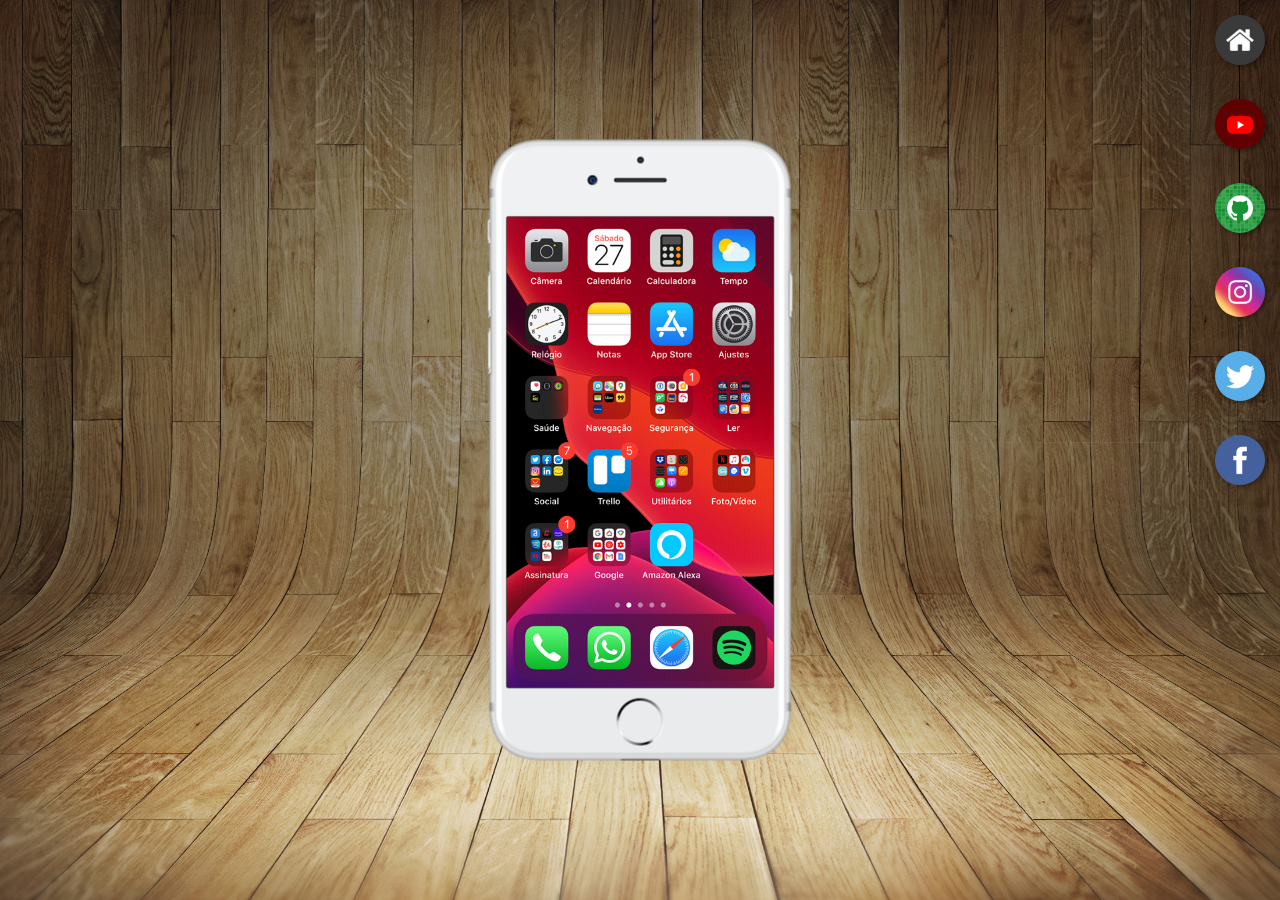
<file: index.html>
<!DOCTYPE html>
<html lang="pt-br">
<head>
    <meta charset="UTF-8">
    <meta http-equiv="X-UA-Compatible" content="IE=edge">
    <meta name="viewport" content="width=device-width, initial-scale=1.0">
    <link rel="shortcut icon" href="favicon.ico" type="image/x-icon">
    <link rel="stylesheet" href="estilos/style.css">
    <title>Projeto Redes Sociais</title>
</head>
<body>
    <main>
        <section id="telefone">
            <iframe src="home.html" name="tela" id="tela" frameborder="0">
                Seu navegador não é compatível com isso.
            </iframe>
        </section>
        <section id="redes-sociais">
            <a href="home.html" target="tela"><img src="imagens/logo-home.jpg" alt=""></a><br>
            <a href="youtube.html" target="tela"><img src="imagens/logo-youtube.jpg" alt=""></a><br>
            <a href="github.html" target="tela"><img src="imagens/logo-github.jpg" alt=""></a><br>
            <a href="instagram.html" target="tela"><img src="imagens/logo-instagram.jpg" alt=""></a><br>
            <a href="twitter.html" target="tela"><img src="imagens/logo-twitter.jpg" alt=""></a><br>
            <a href="facebook.html" target="tela"><img src="imagens/logo-facebook.jpg" alt=""></a>
        </section>
    </main>
</body>
</html>
</file>
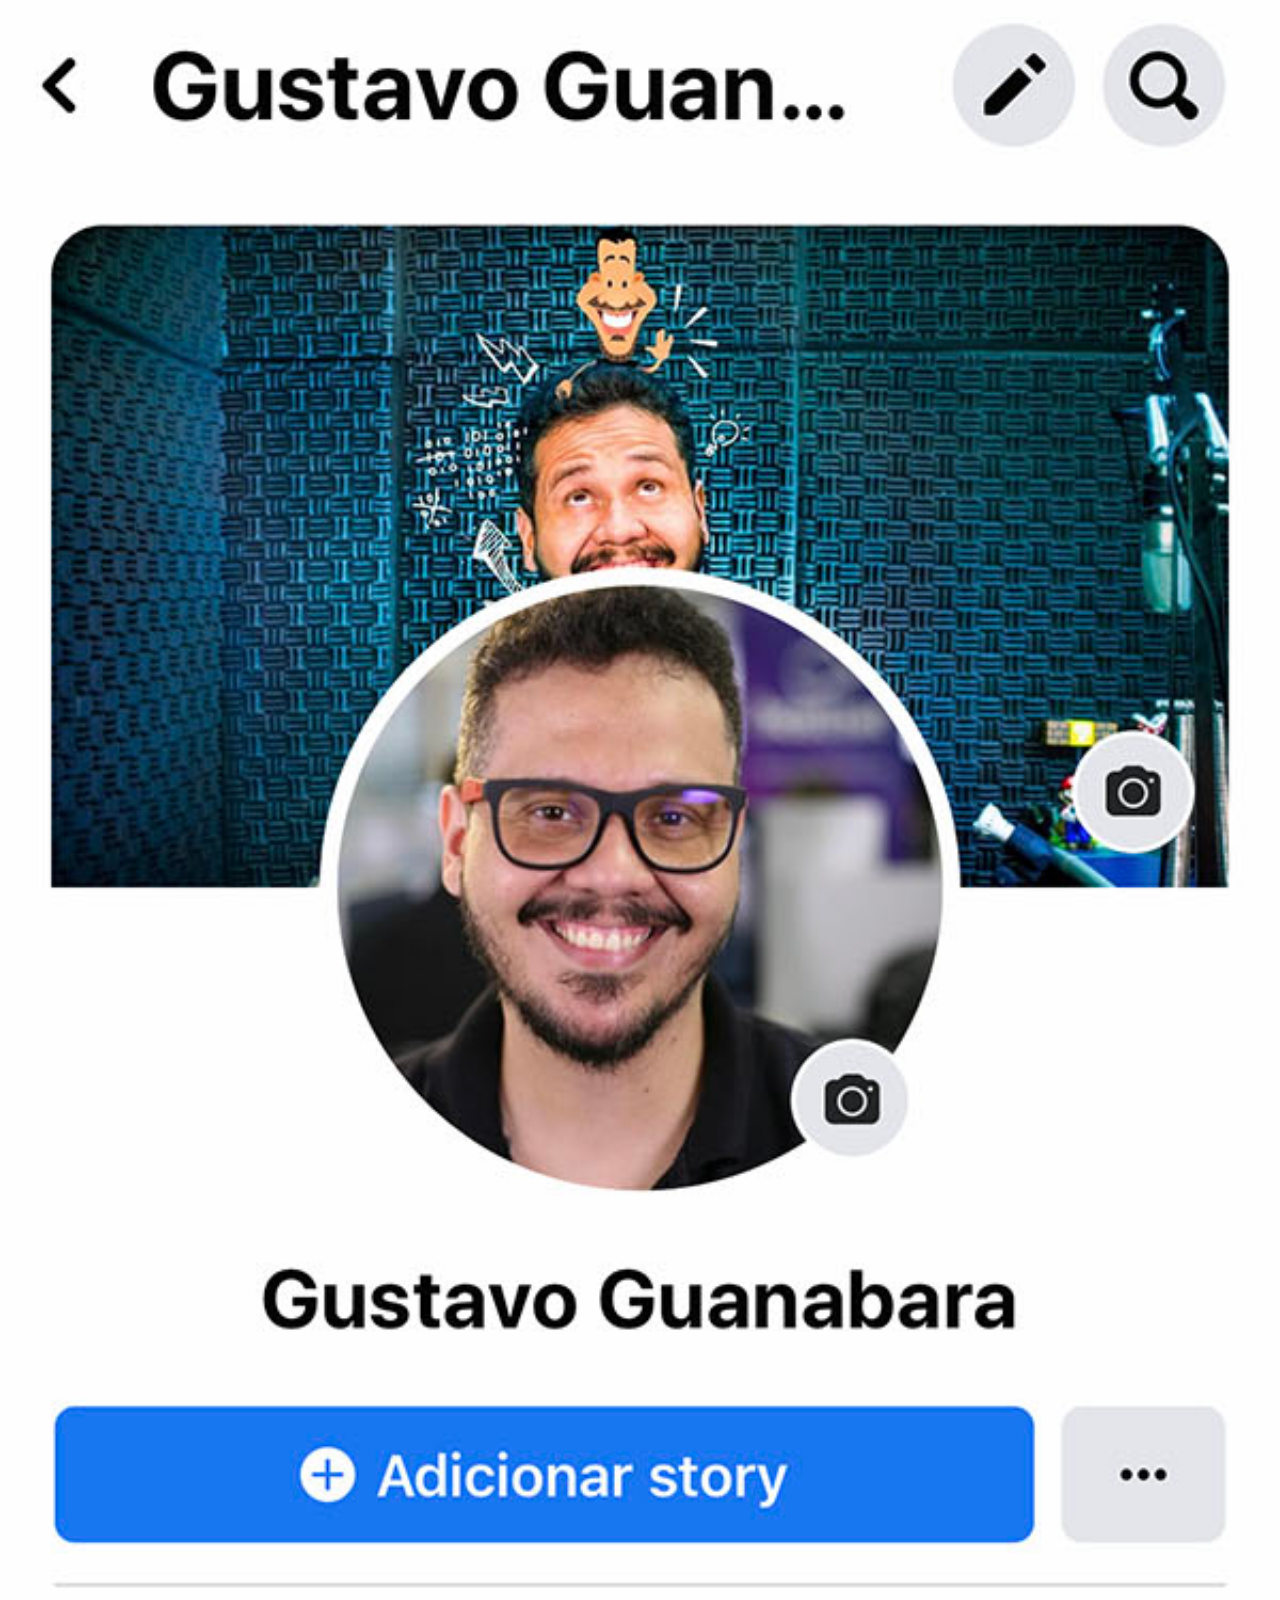
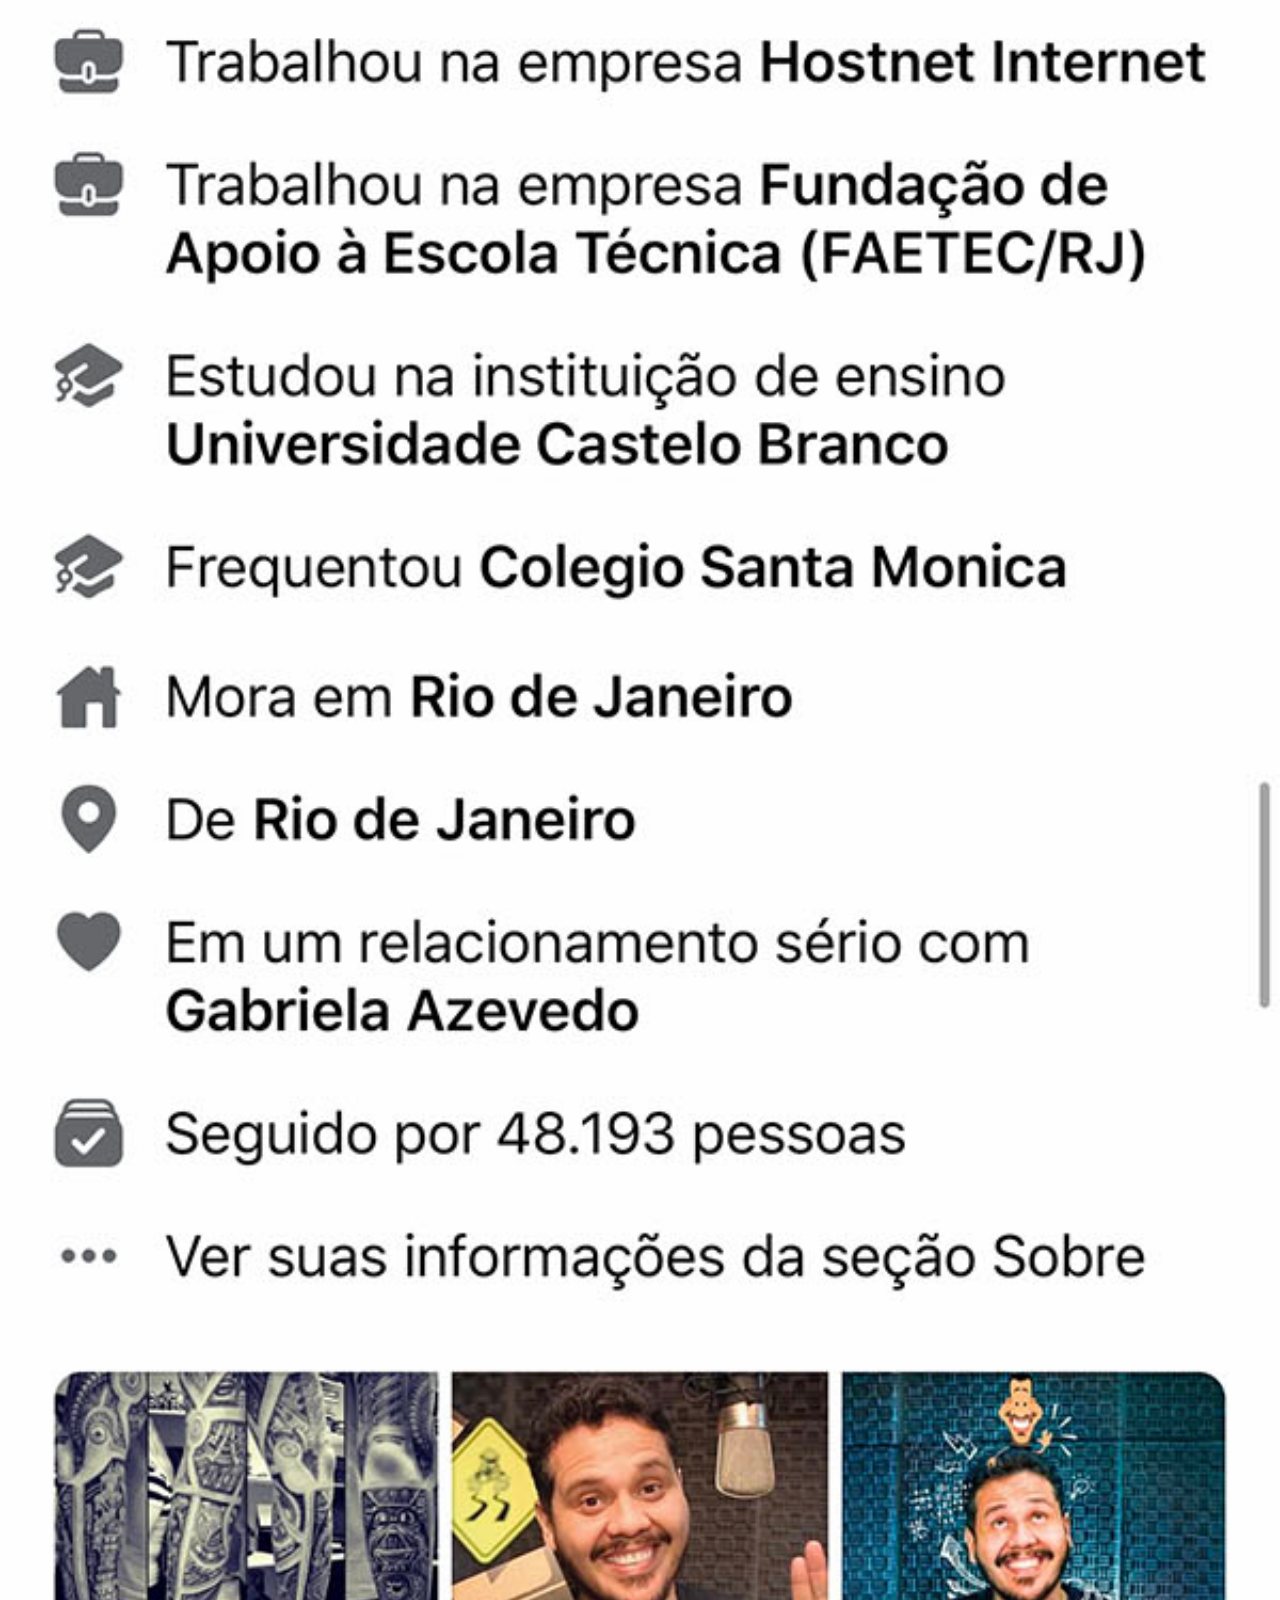
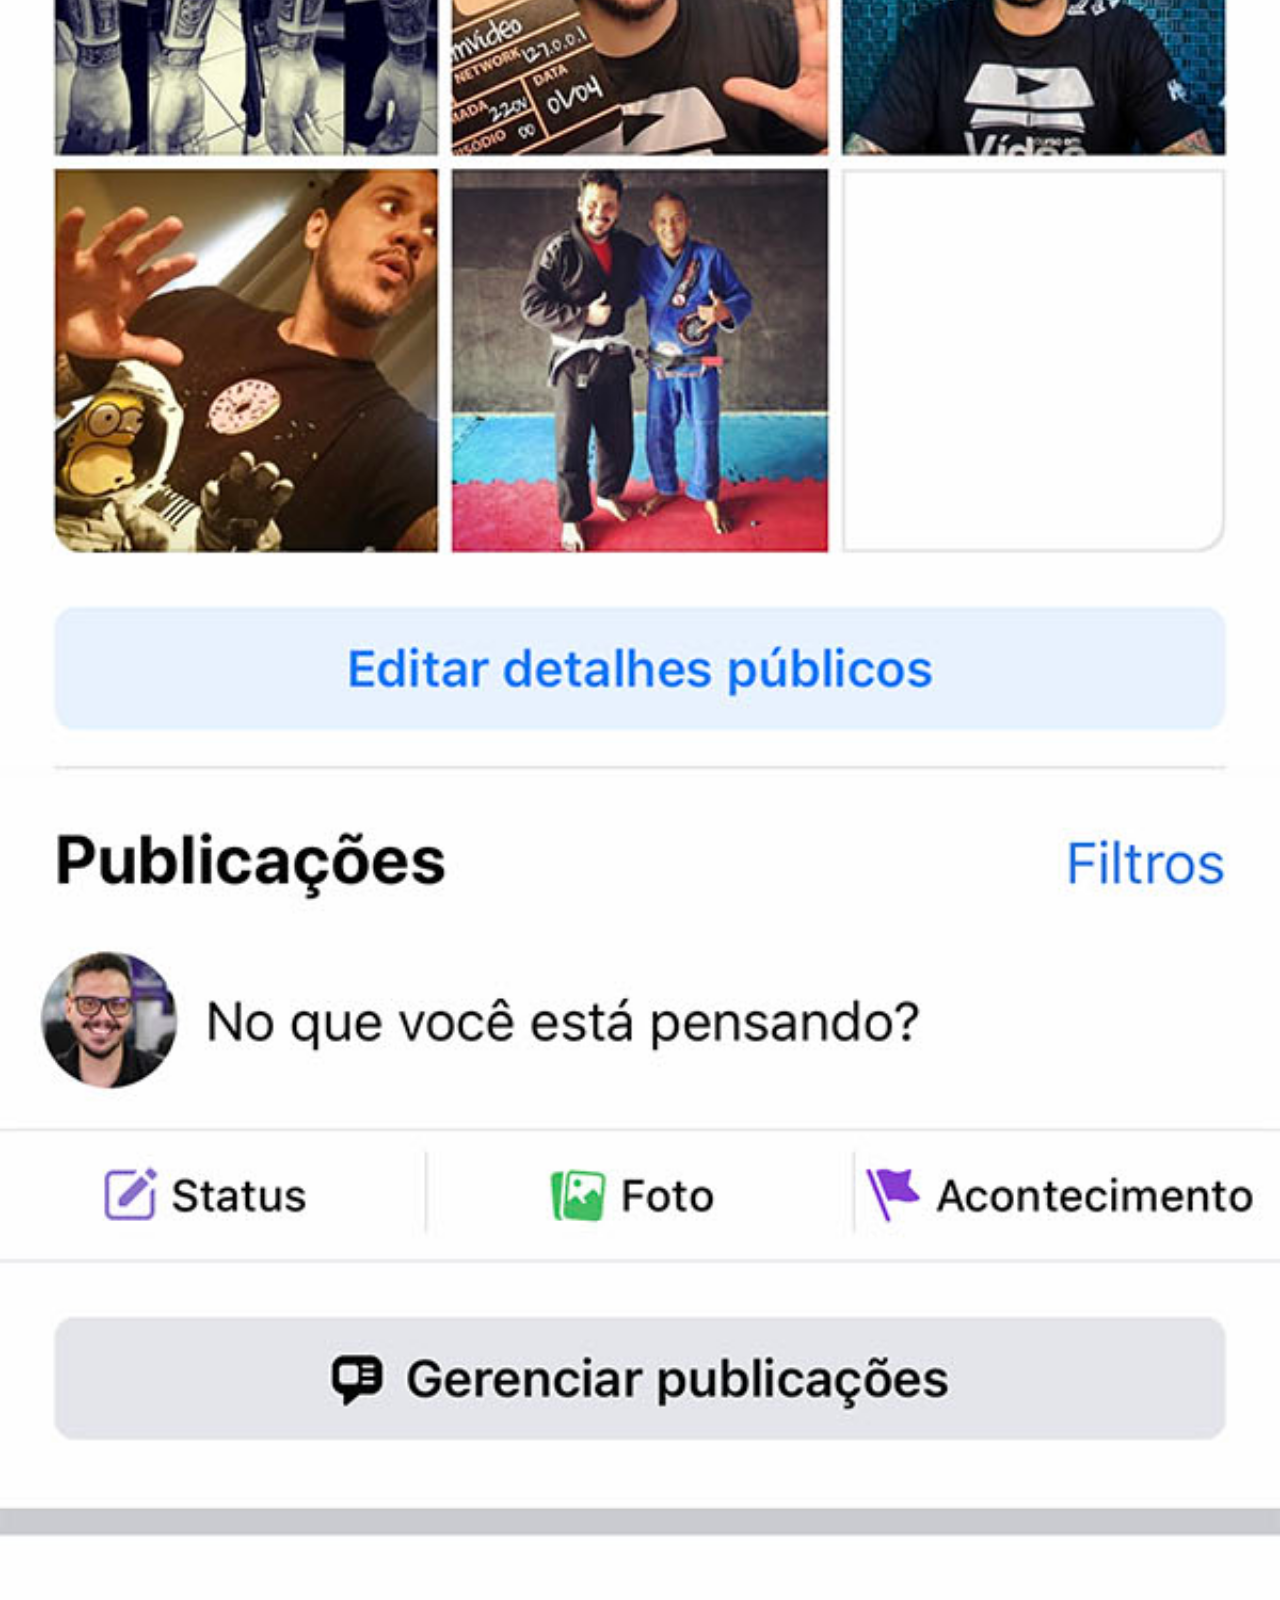
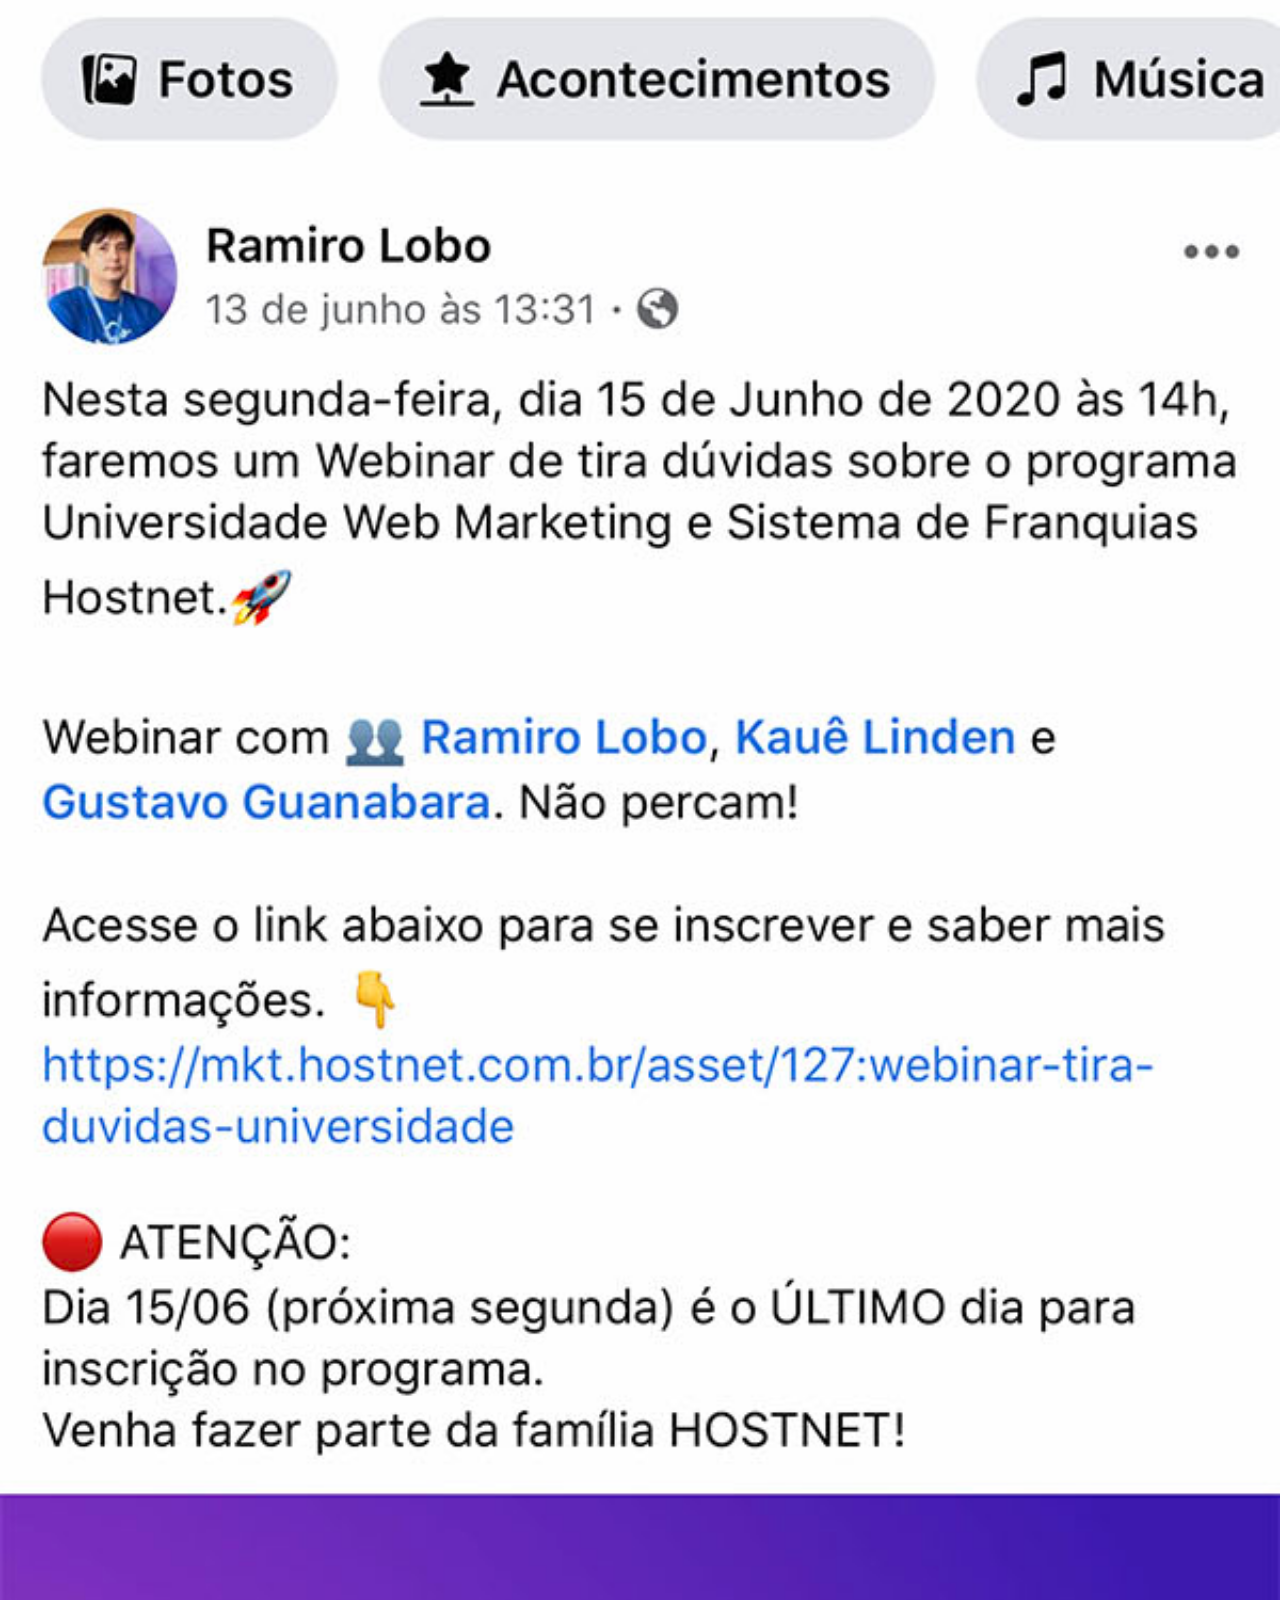
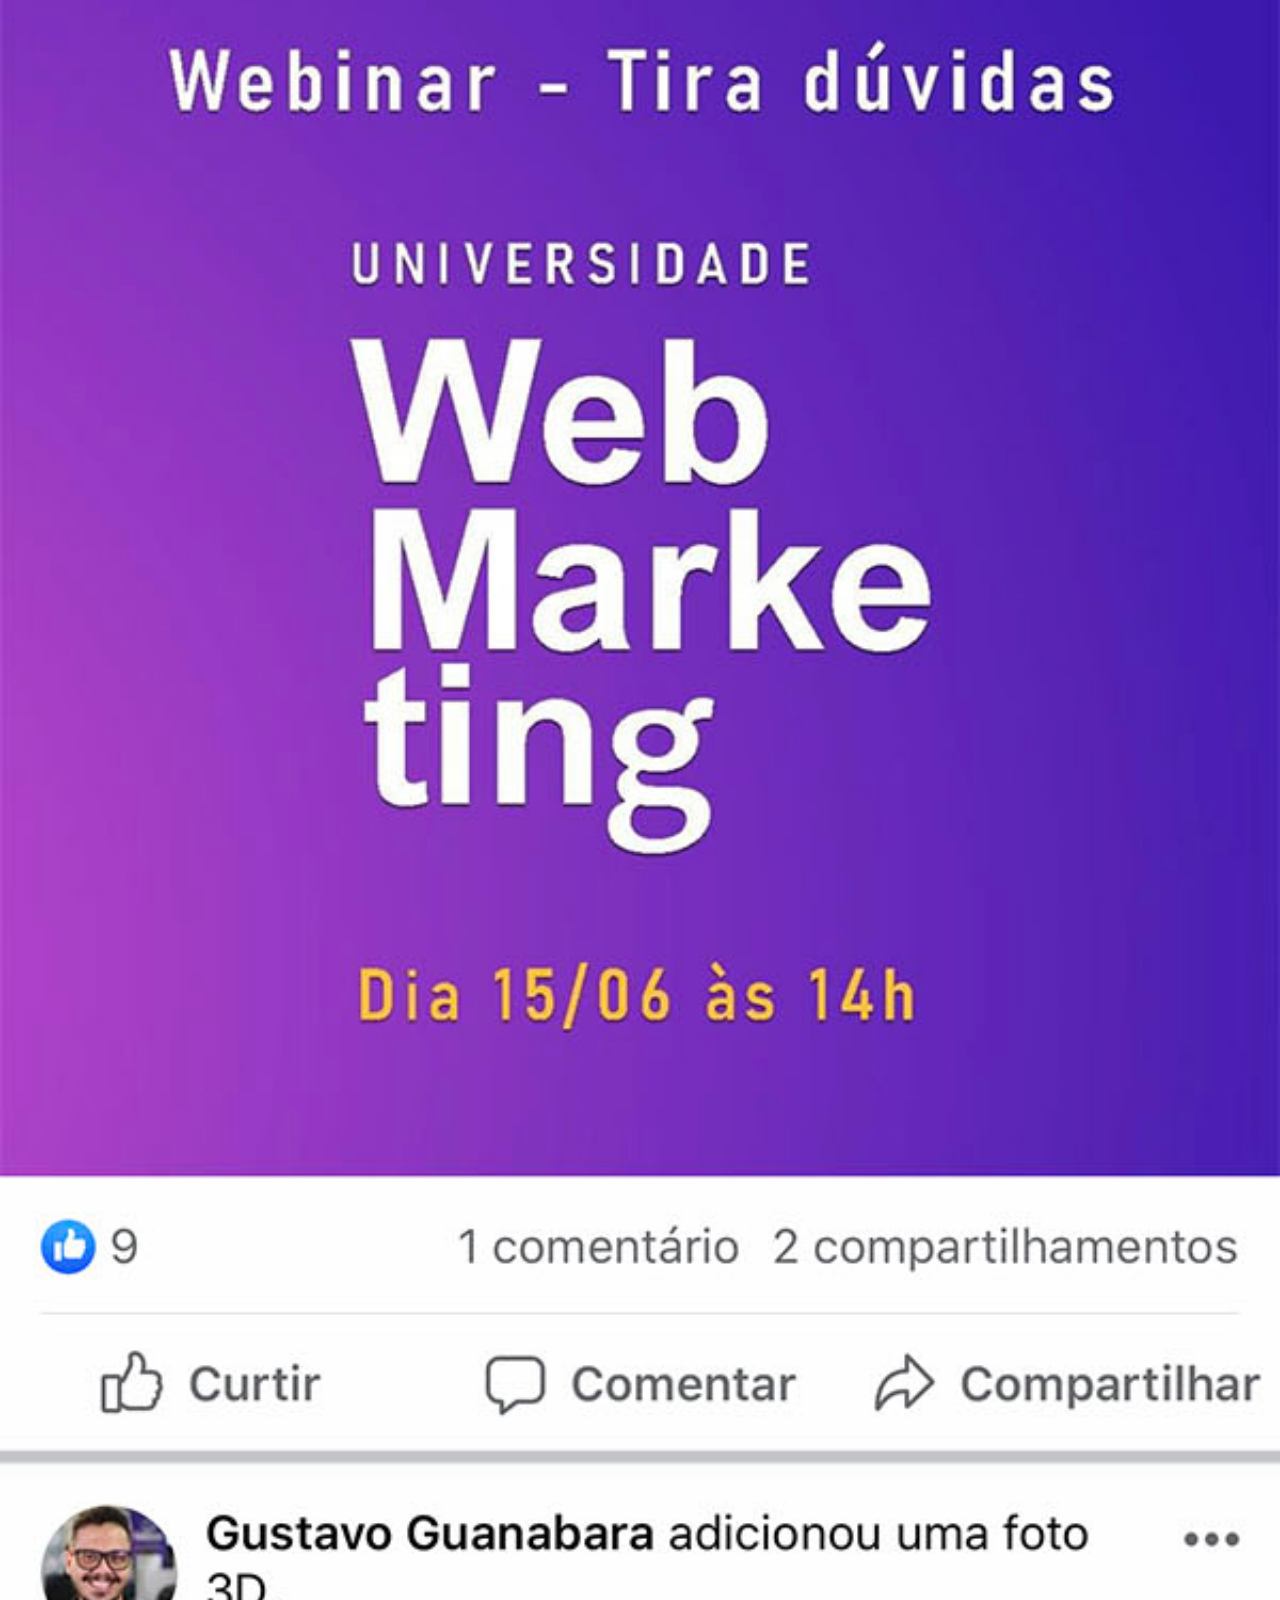
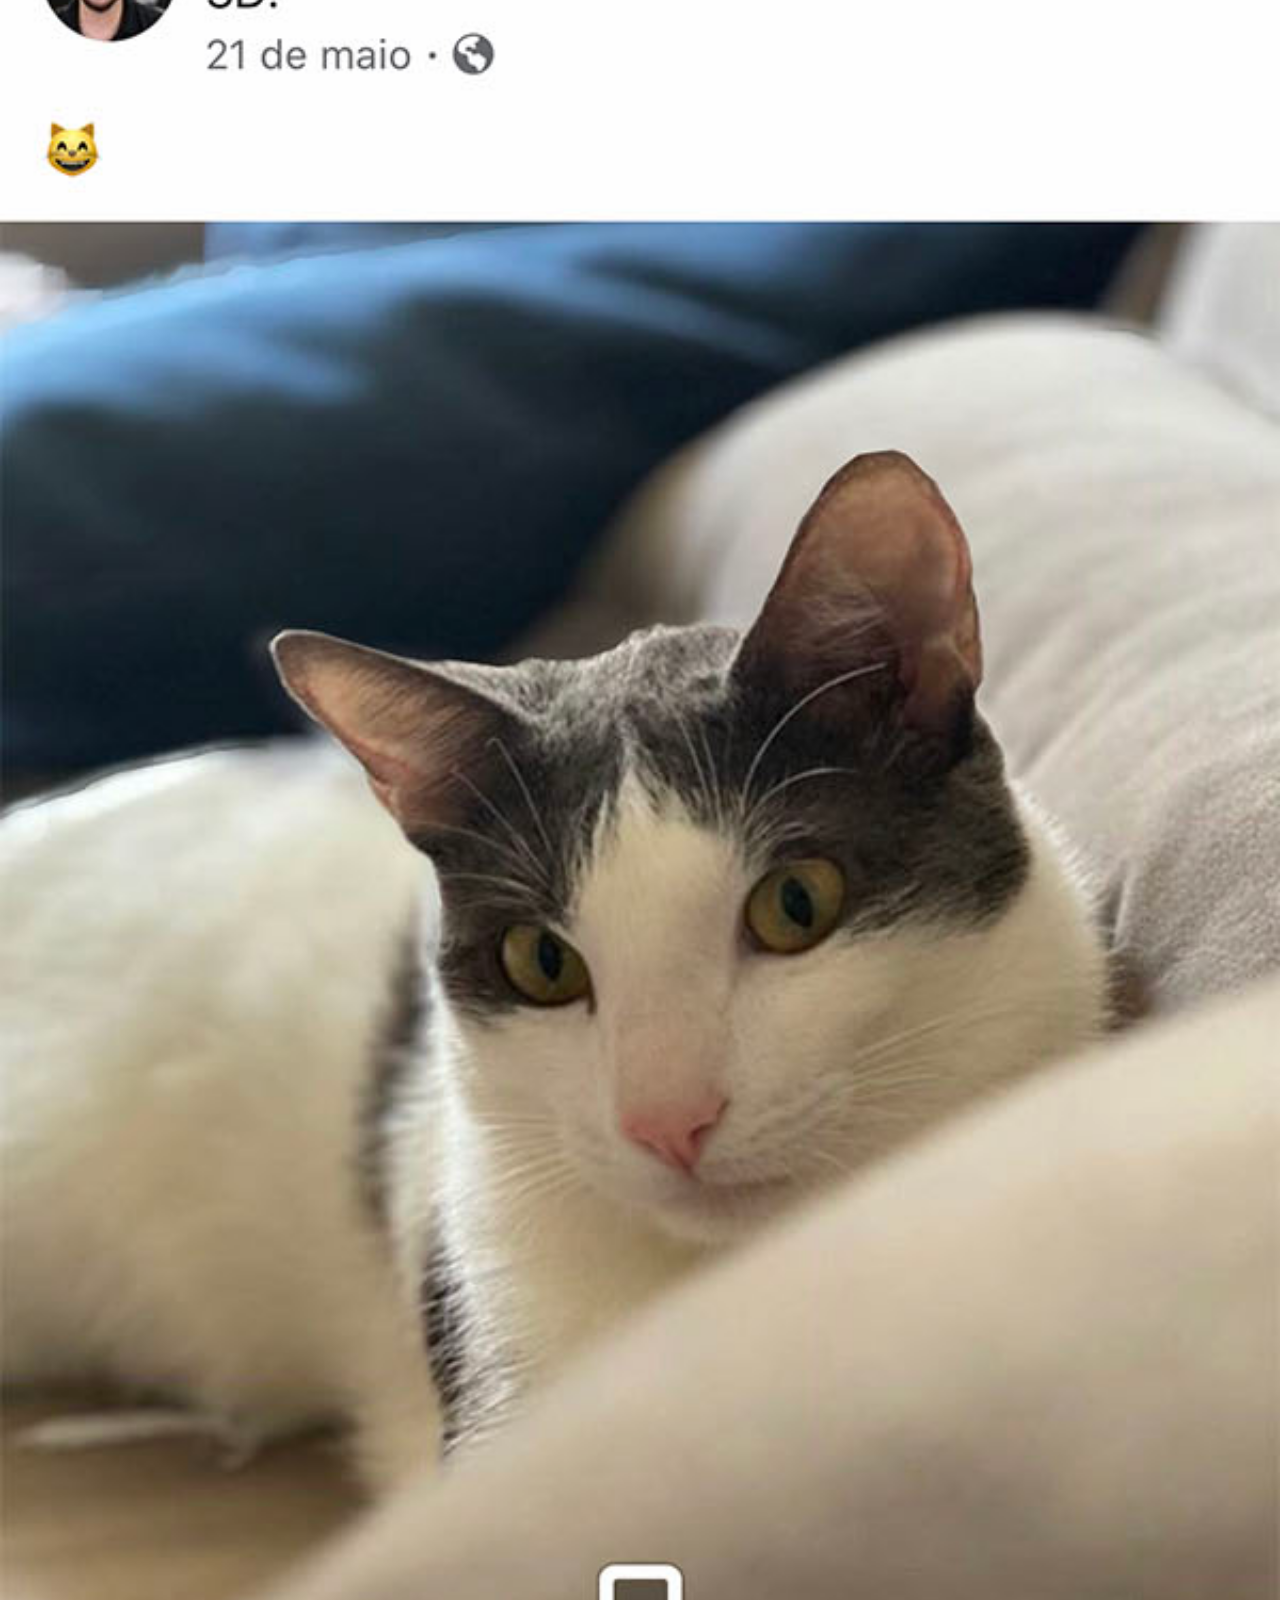
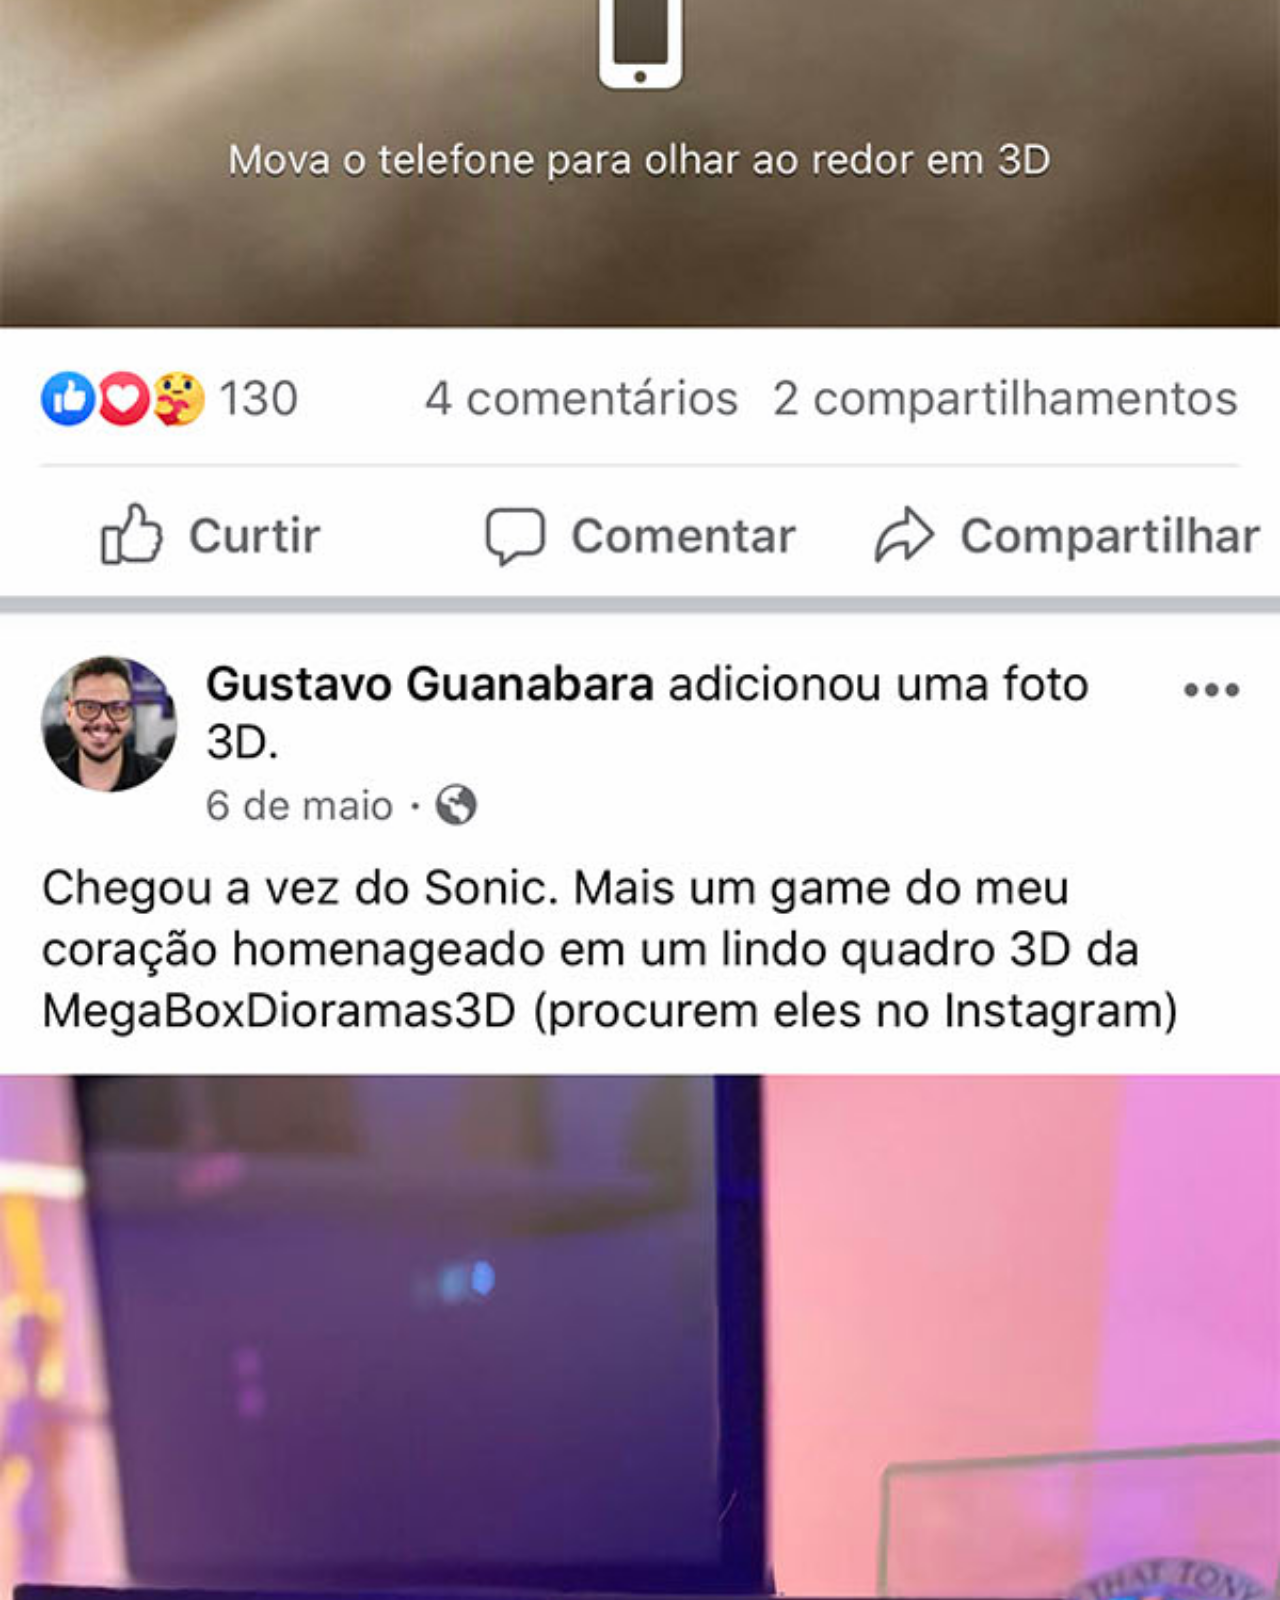
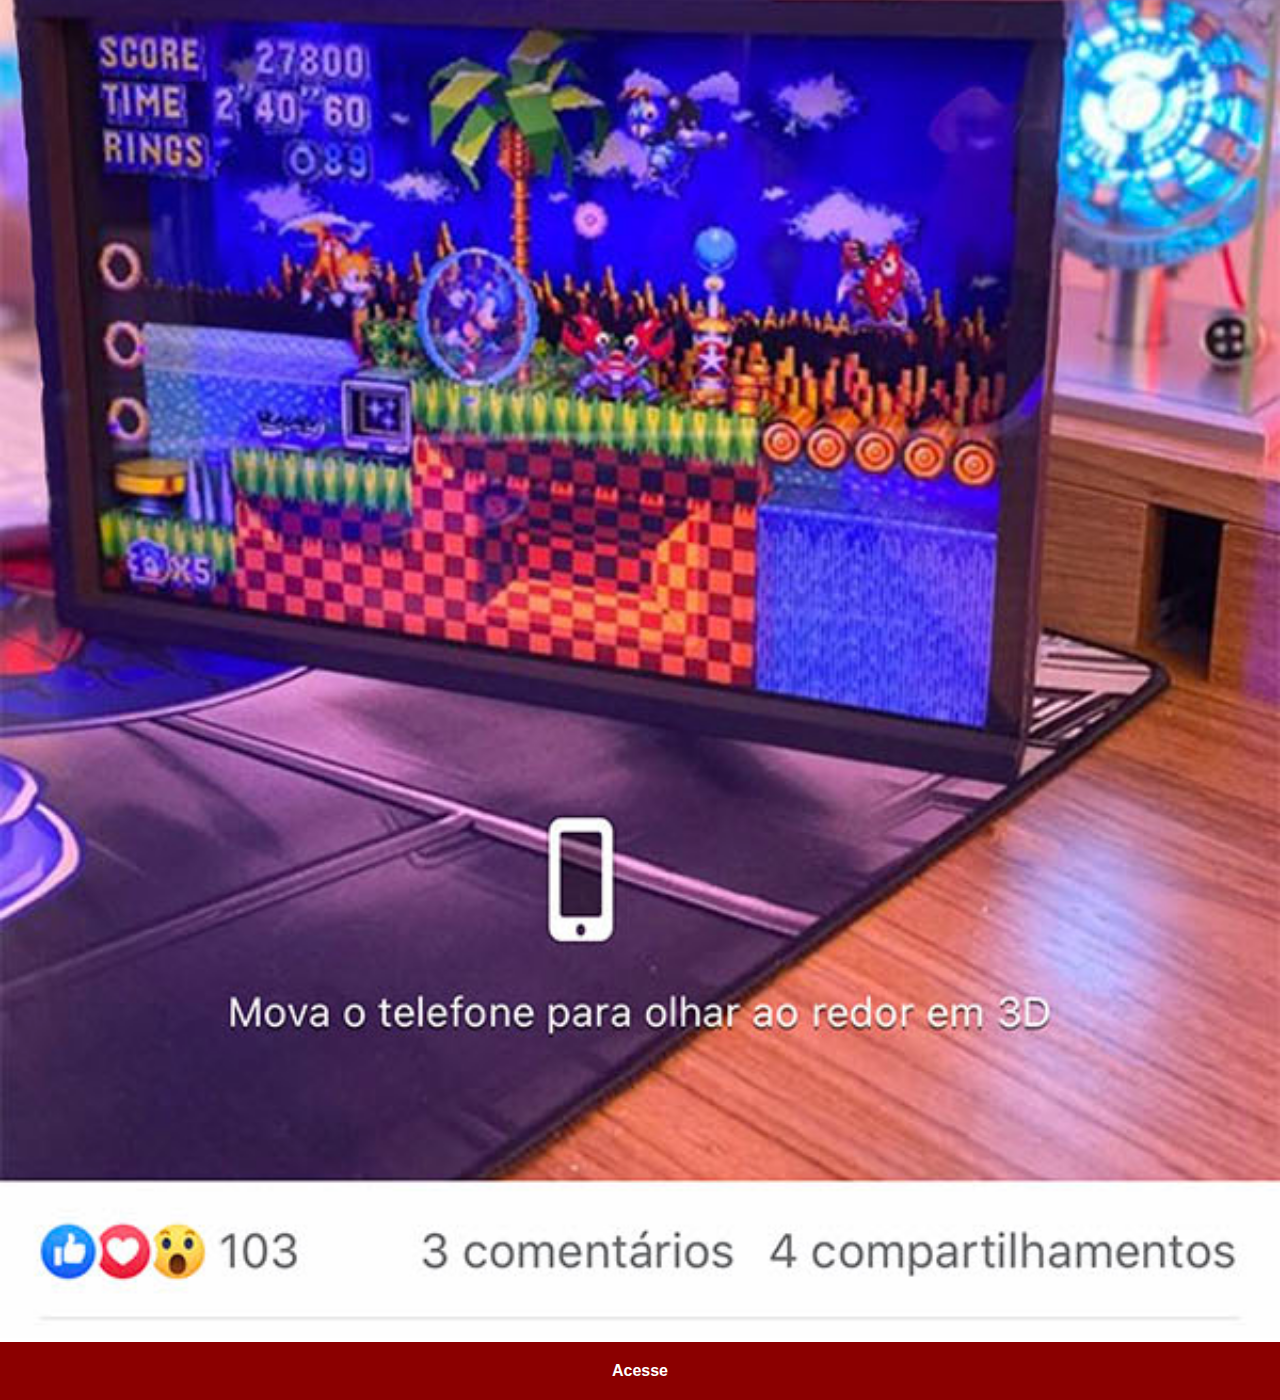
<file: facebook.html>
<!DOCTYPE html>
<html lang="pt-br">
<head>
    <meta charset="UTF-8">
    <meta http-equiv="X-UA-Compatible" content="IE=edge">
    <meta name="viewport" content="width=device-width, initial-scale=1.0">
    <link rel="stylesheet" href="estilos/social.css">
    <title>Facebook</title>
</head>
<body>
    <img src="imagens/tela-facebook.jpg" alt="Facebook">
    <a href="https://pt-br.facebook.com/gustavoguanabara/" target="_blank">Acesse</a>
</body>
</html>
</file>
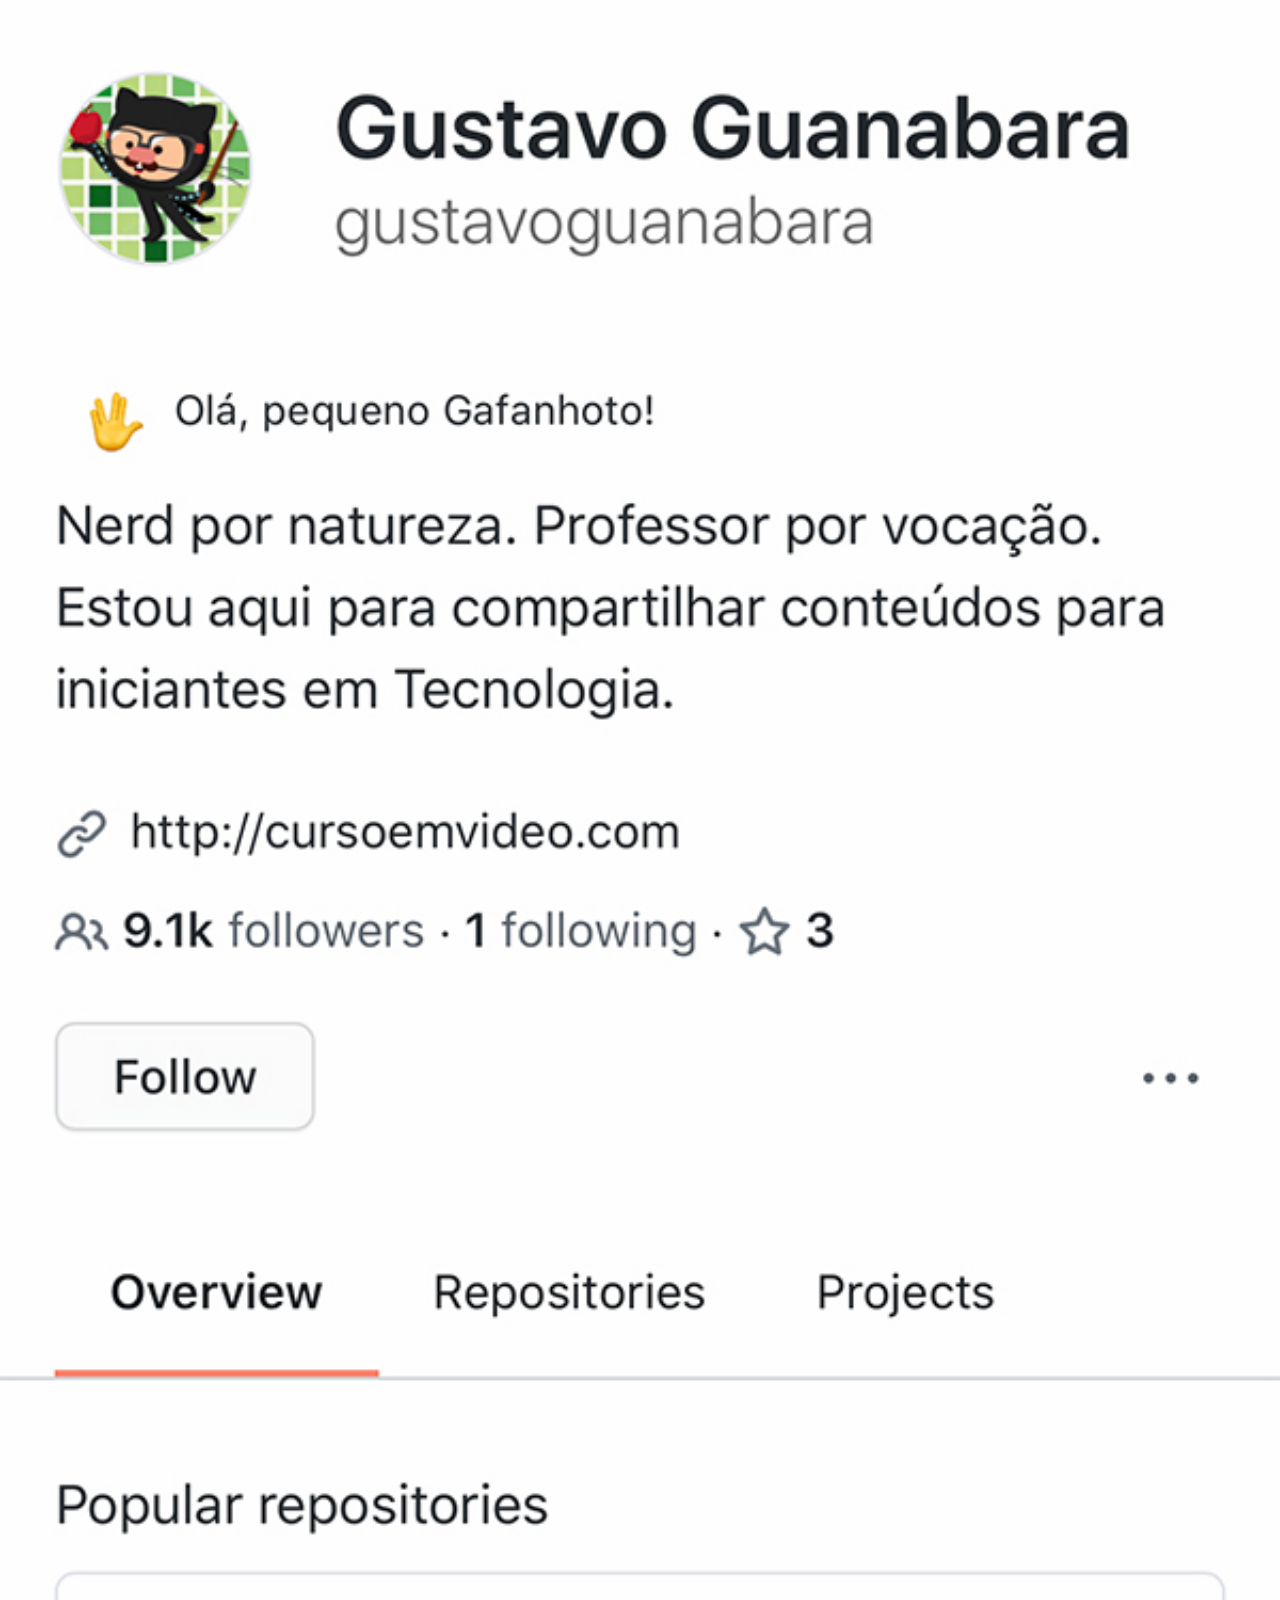
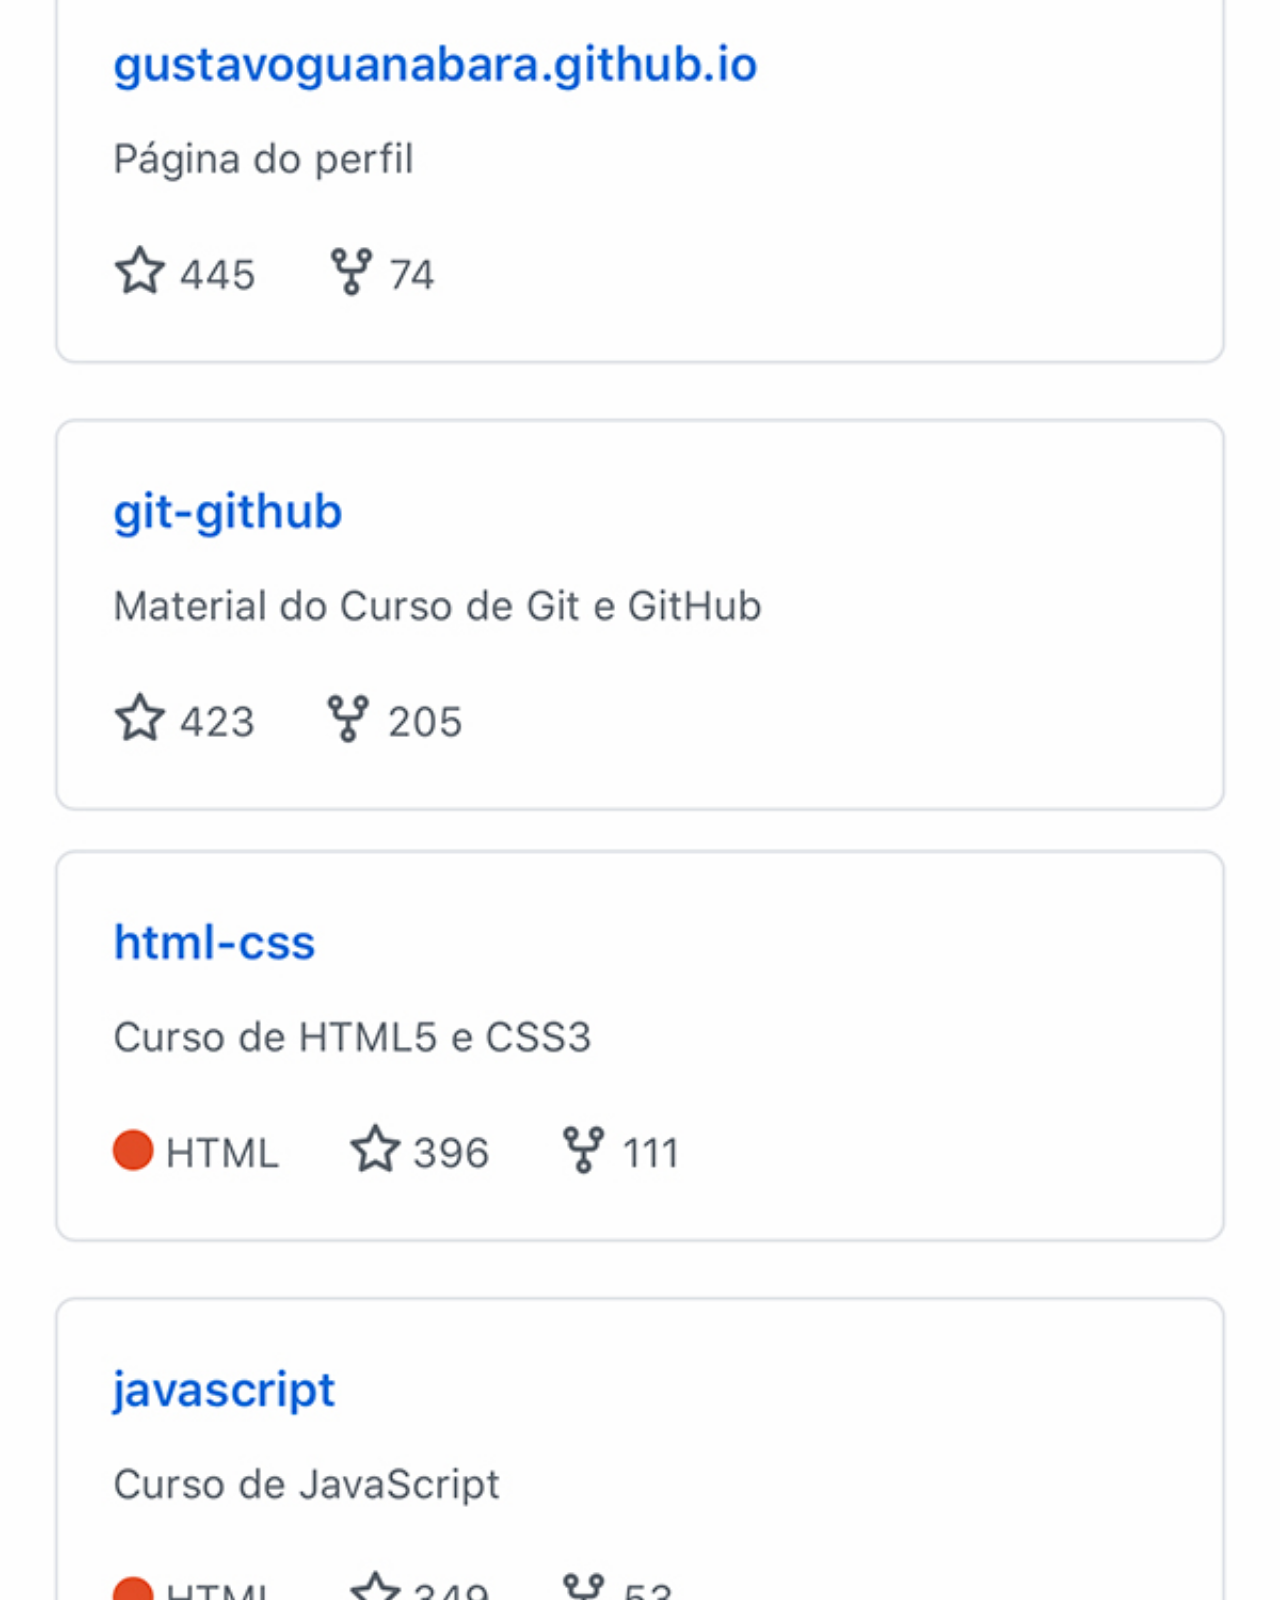
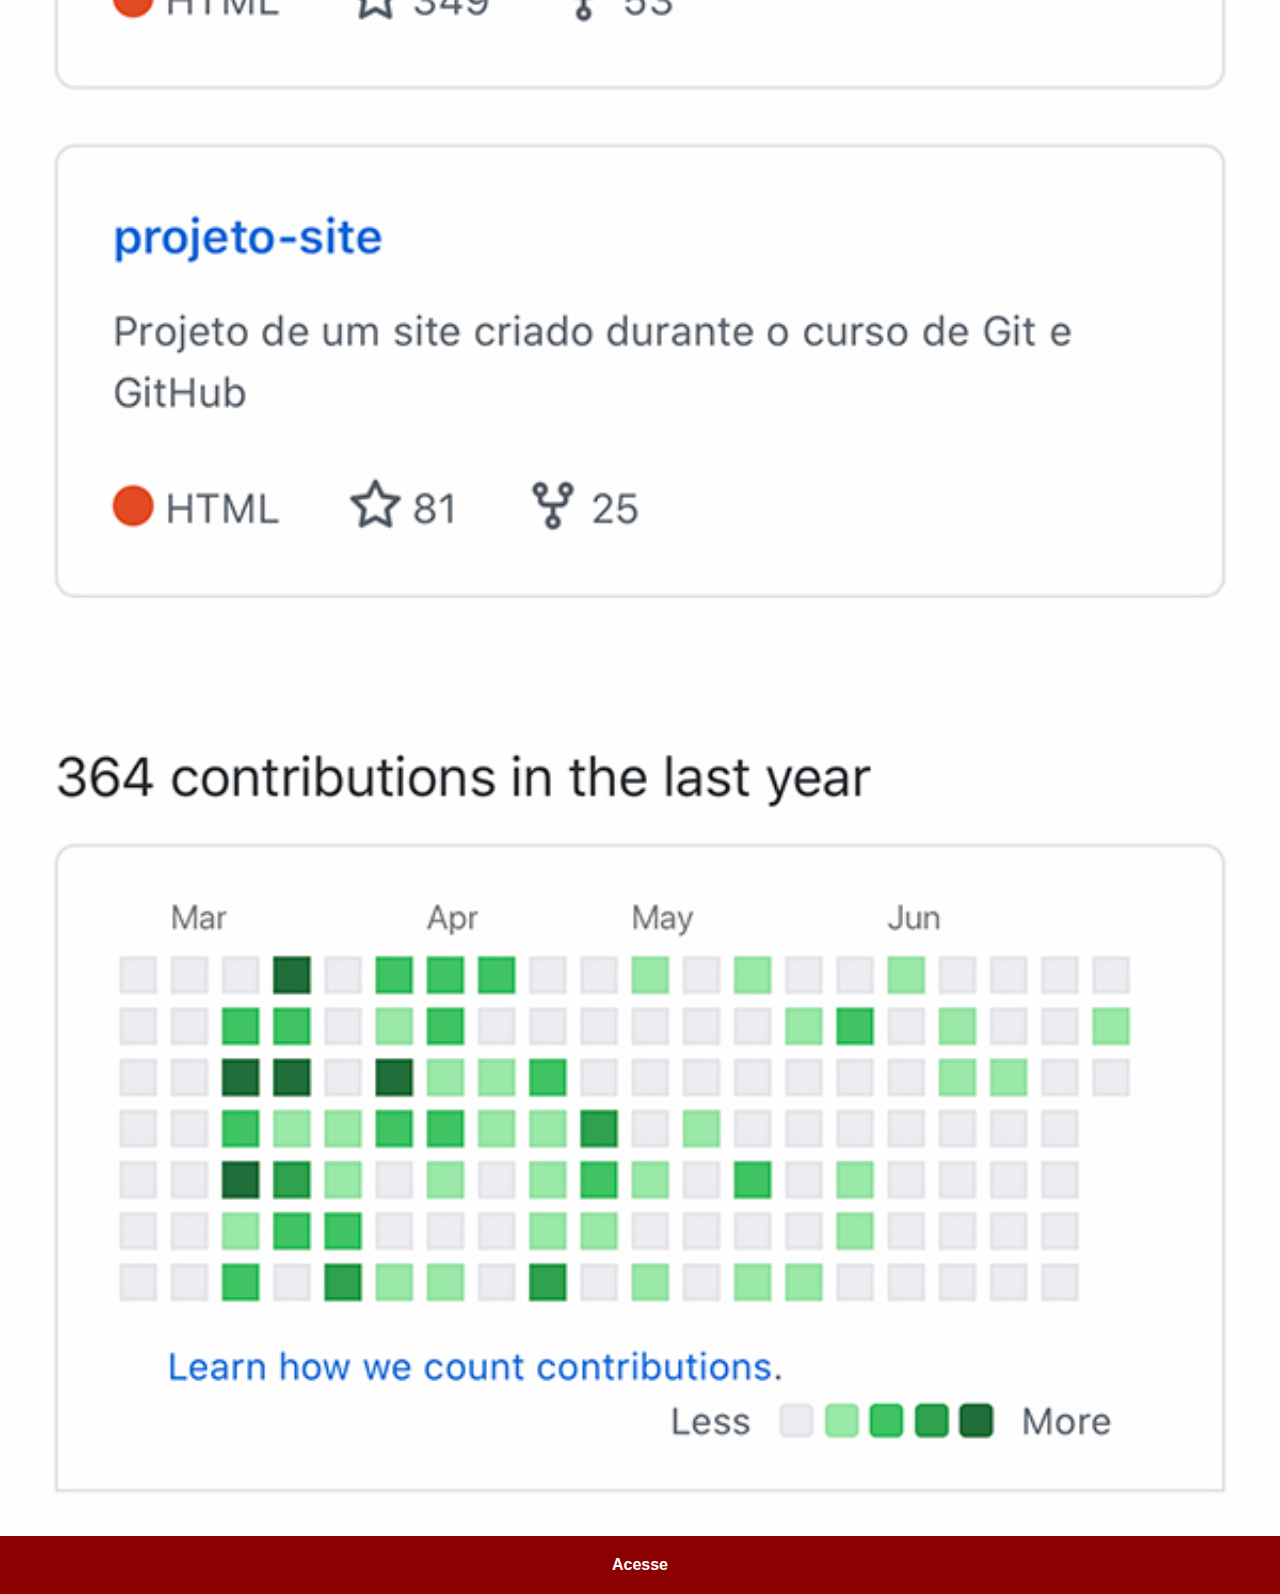
<file: github.html>
<!DOCTYPE html>
<html lang="pt-br">
<head>
    <meta charset="UTF-8">
    <meta http-equiv="X-UA-Compatible" content="IE=edge">
    <meta name="viewport" content="width=device-width, initial-scale=1.0">
    <link rel="stylesheet" href="estilos/social.css">
    <title>GitHub</title>
</head>
<body>
    <img src="imagens/tela-github.jpg" alt="GitHub">
    <a href="https://github.com/gustavoguanabara" target="_blank">Acesse</a>
</body>
</html>
</file>
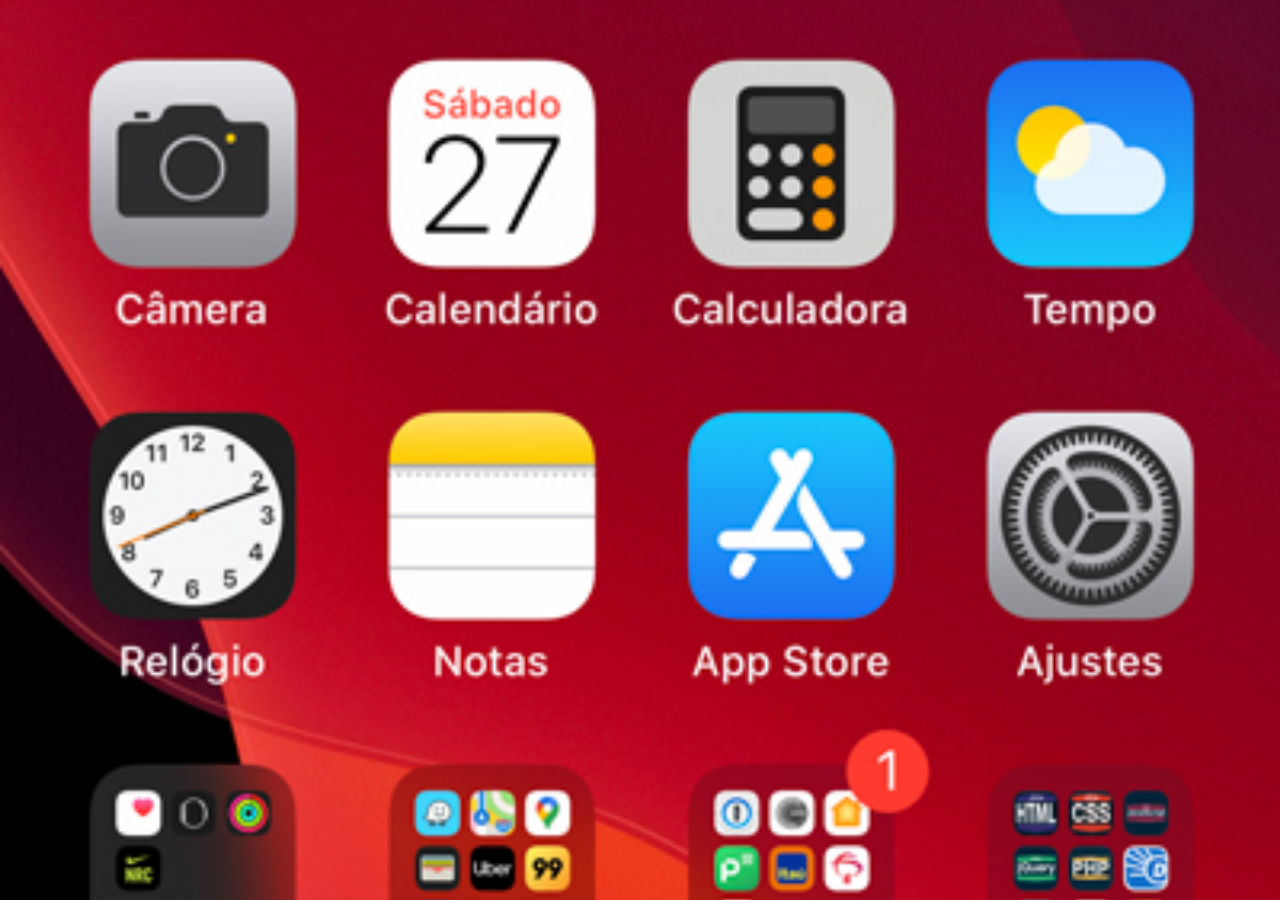
<file: home.html>
<!DOCTYPE html>
<html lang="pt-br">
<head>
    <meta charset="UTF-8">
    <meta http-equiv="X-UA-Compatible" content="IE=edge">
    <meta name="viewport" content="width=device-width, initial-scale=1.0">
    <title>Home</title>
    <style>
        * {
            margin: 0px;
            padding: 0px;
        }

        body {
            width: 100vw;
            height: 100vh;
            background:url(imagens/tela-home.jpg) no-repeat top center;
            background-size: cover;
        }
    </style>
</head>
<body>
    
</body>
</html>
</file>
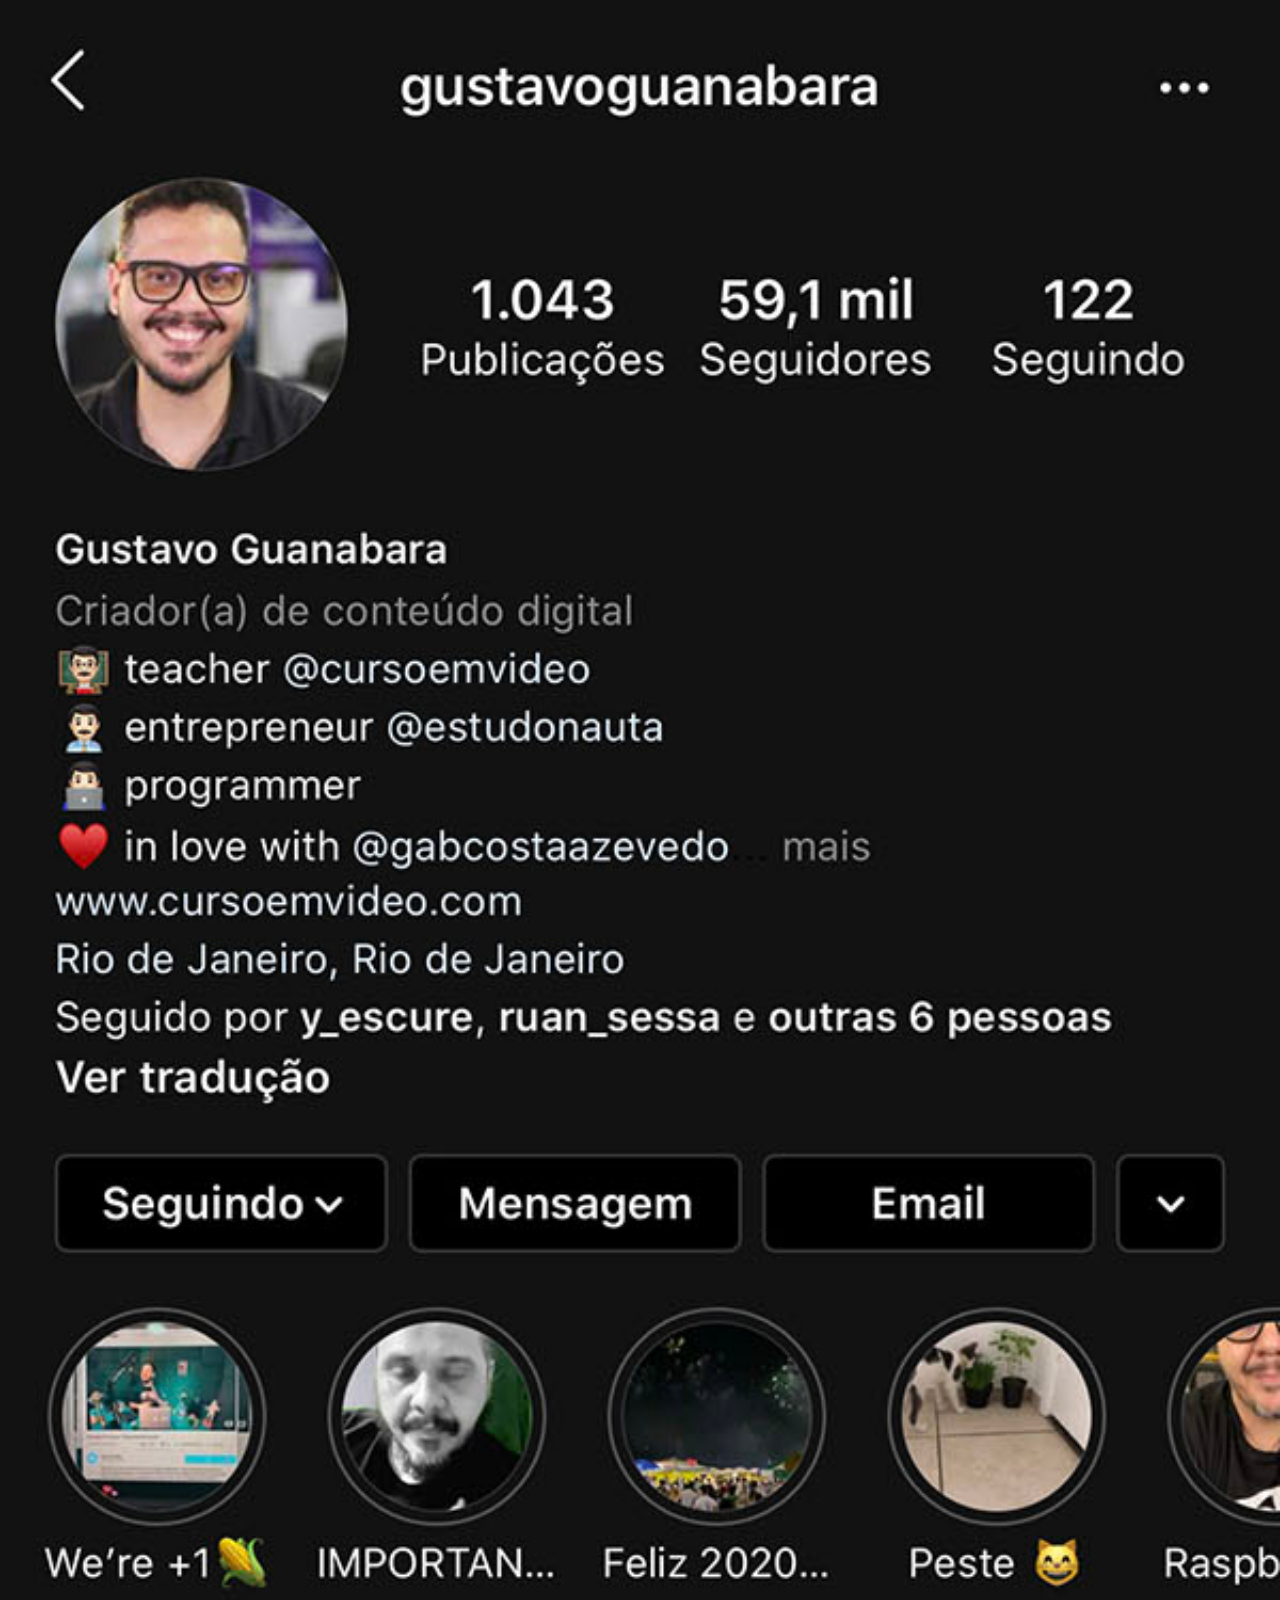
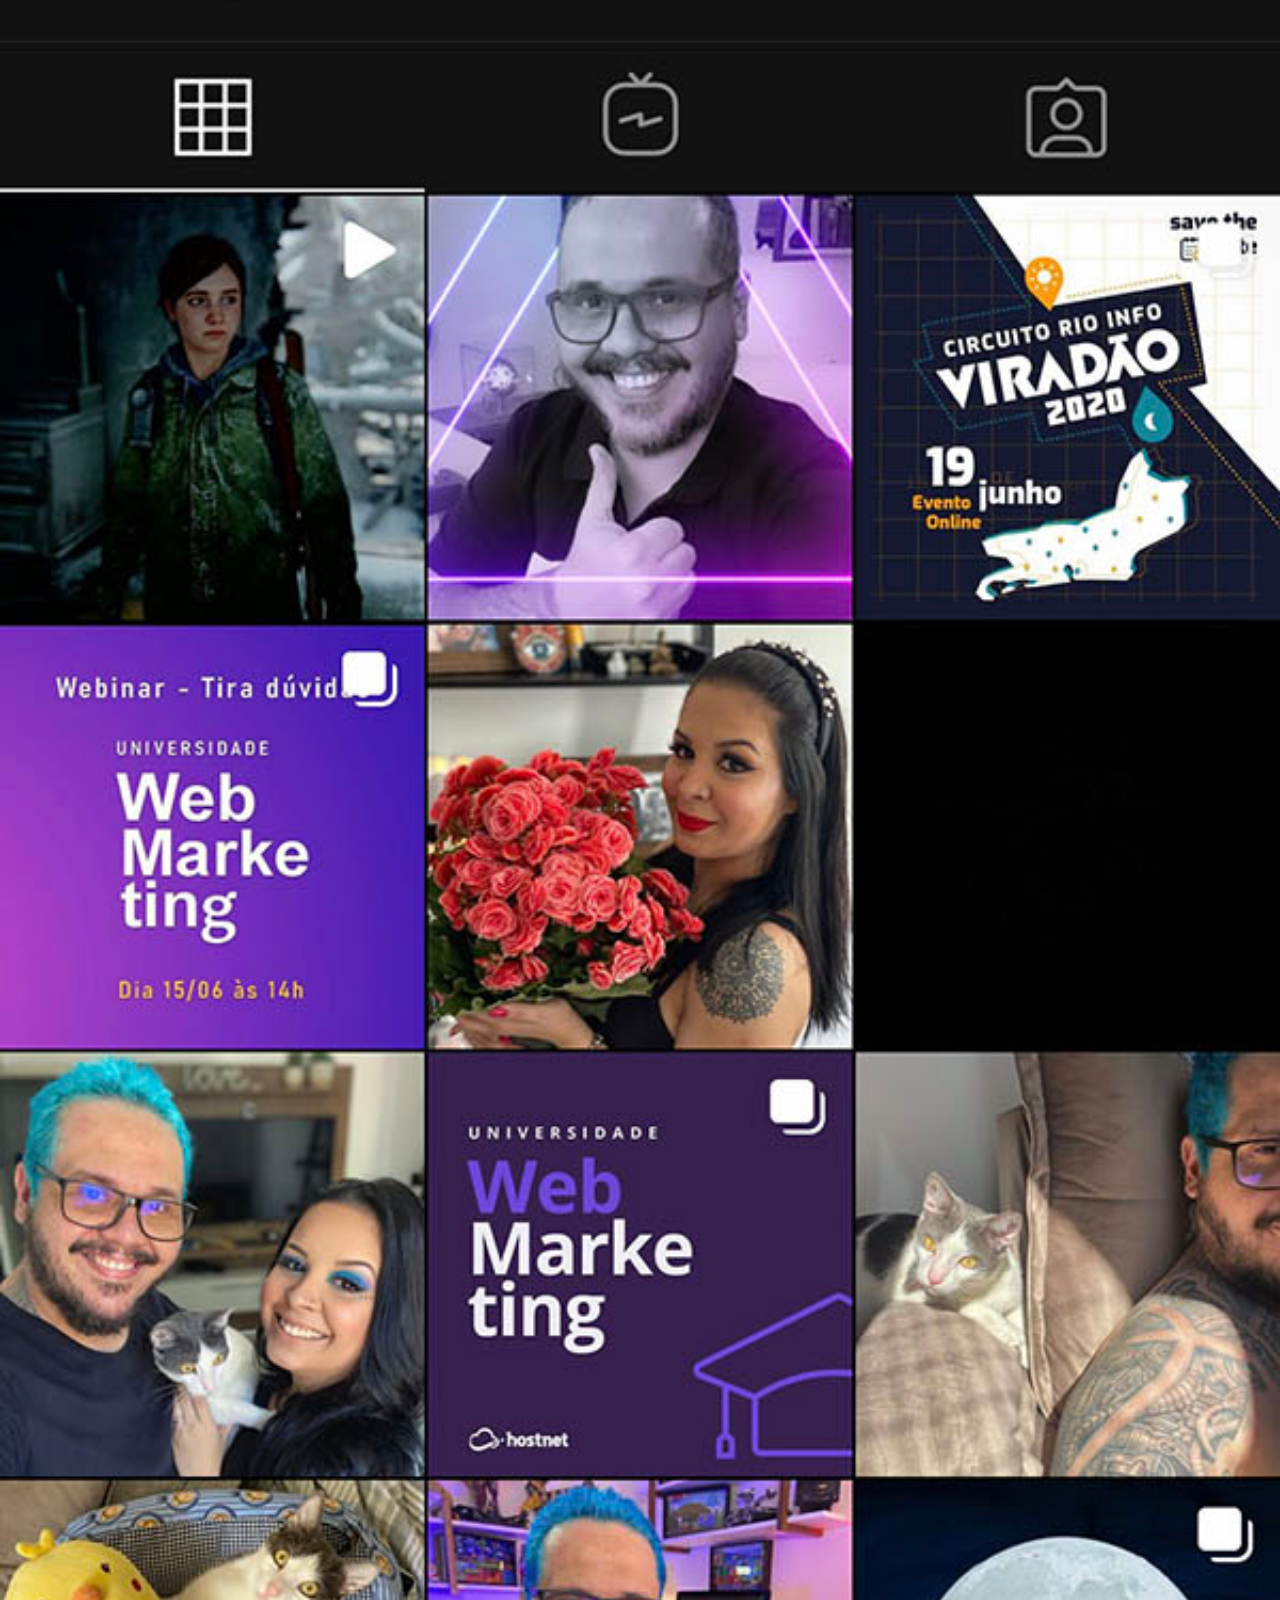
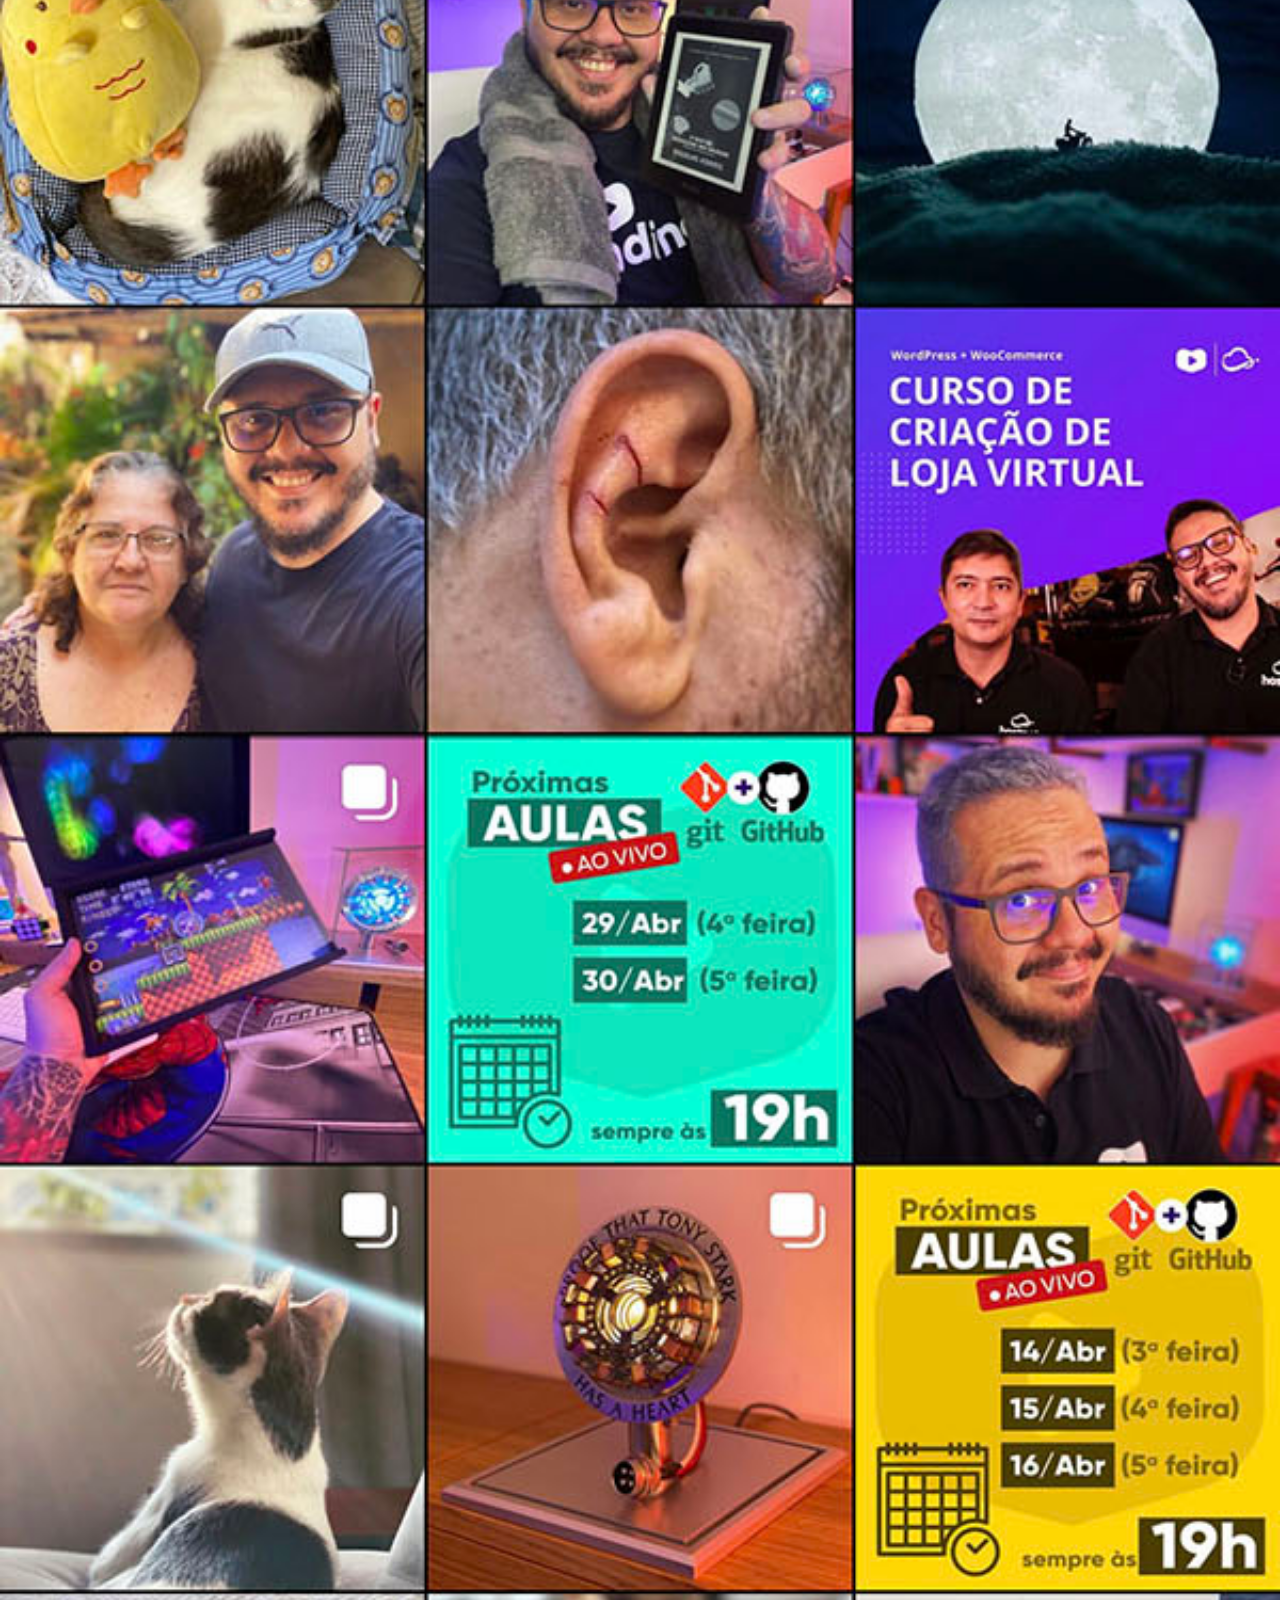
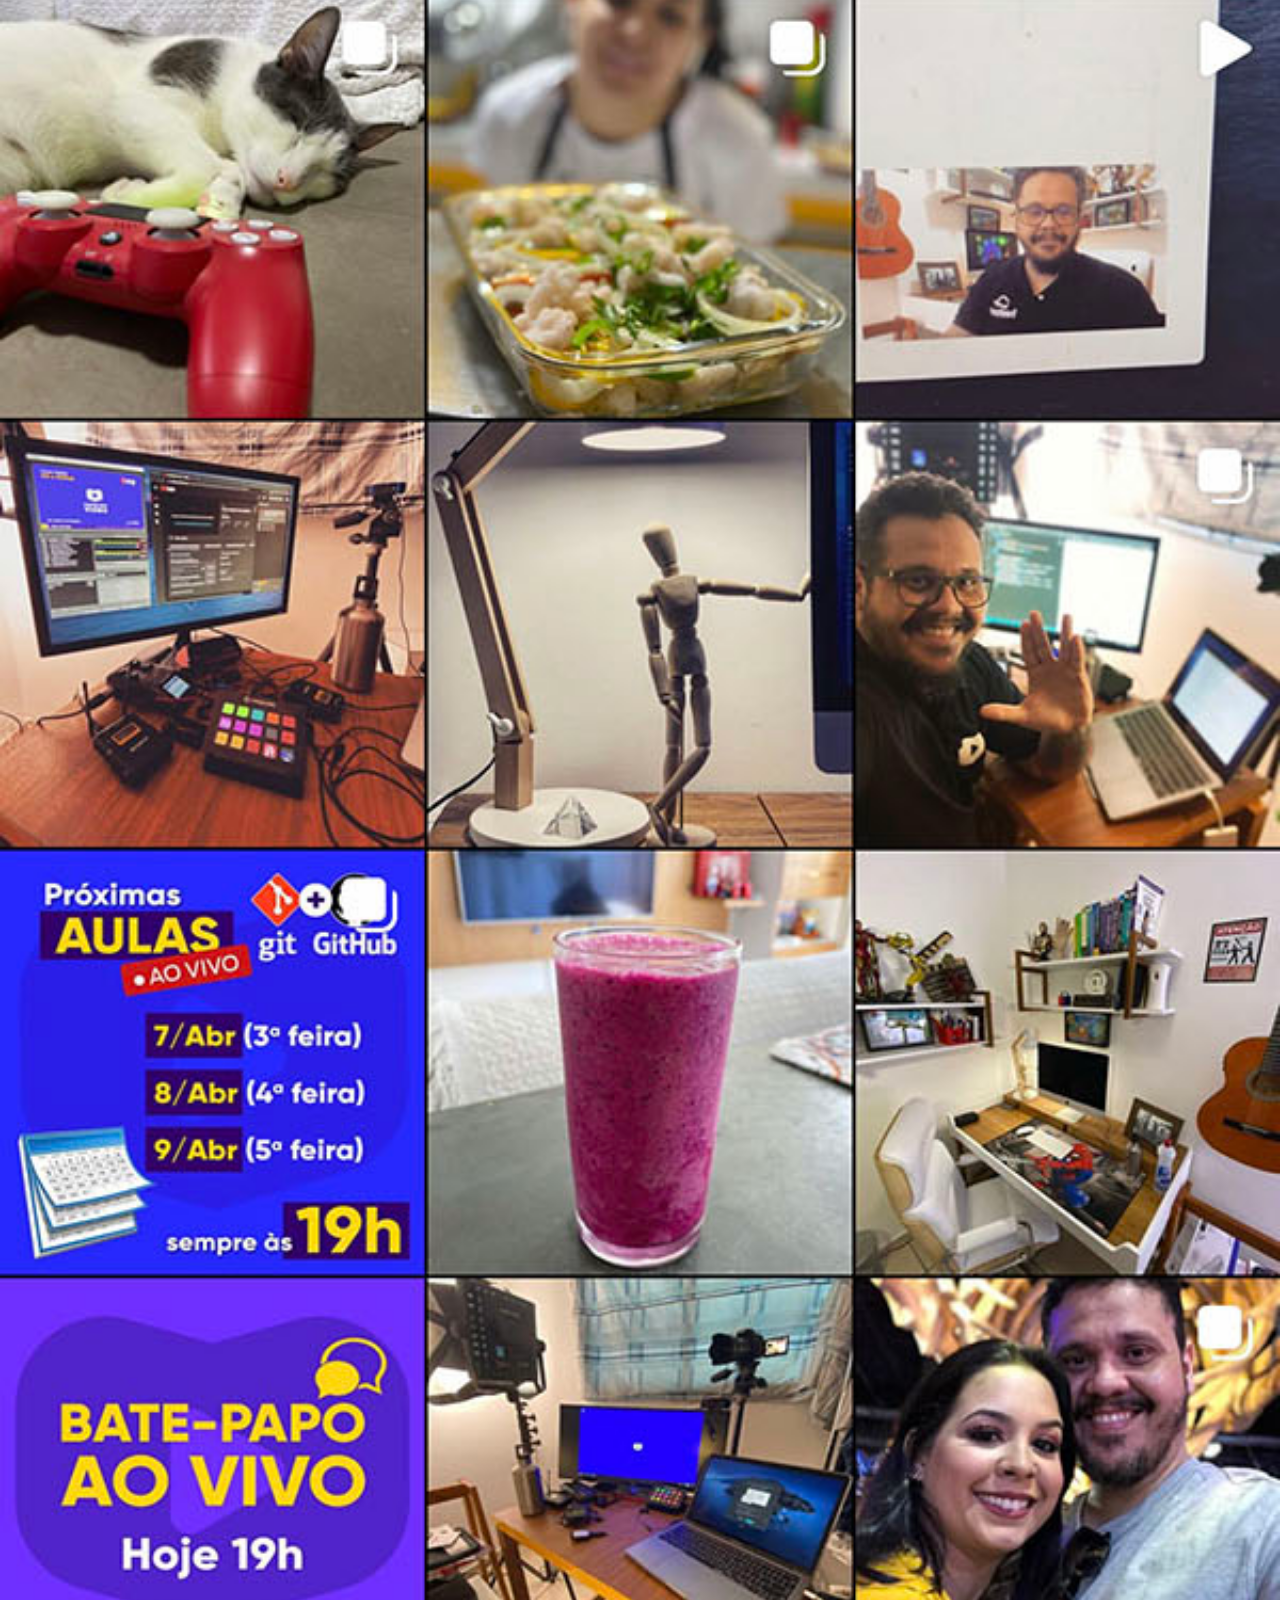
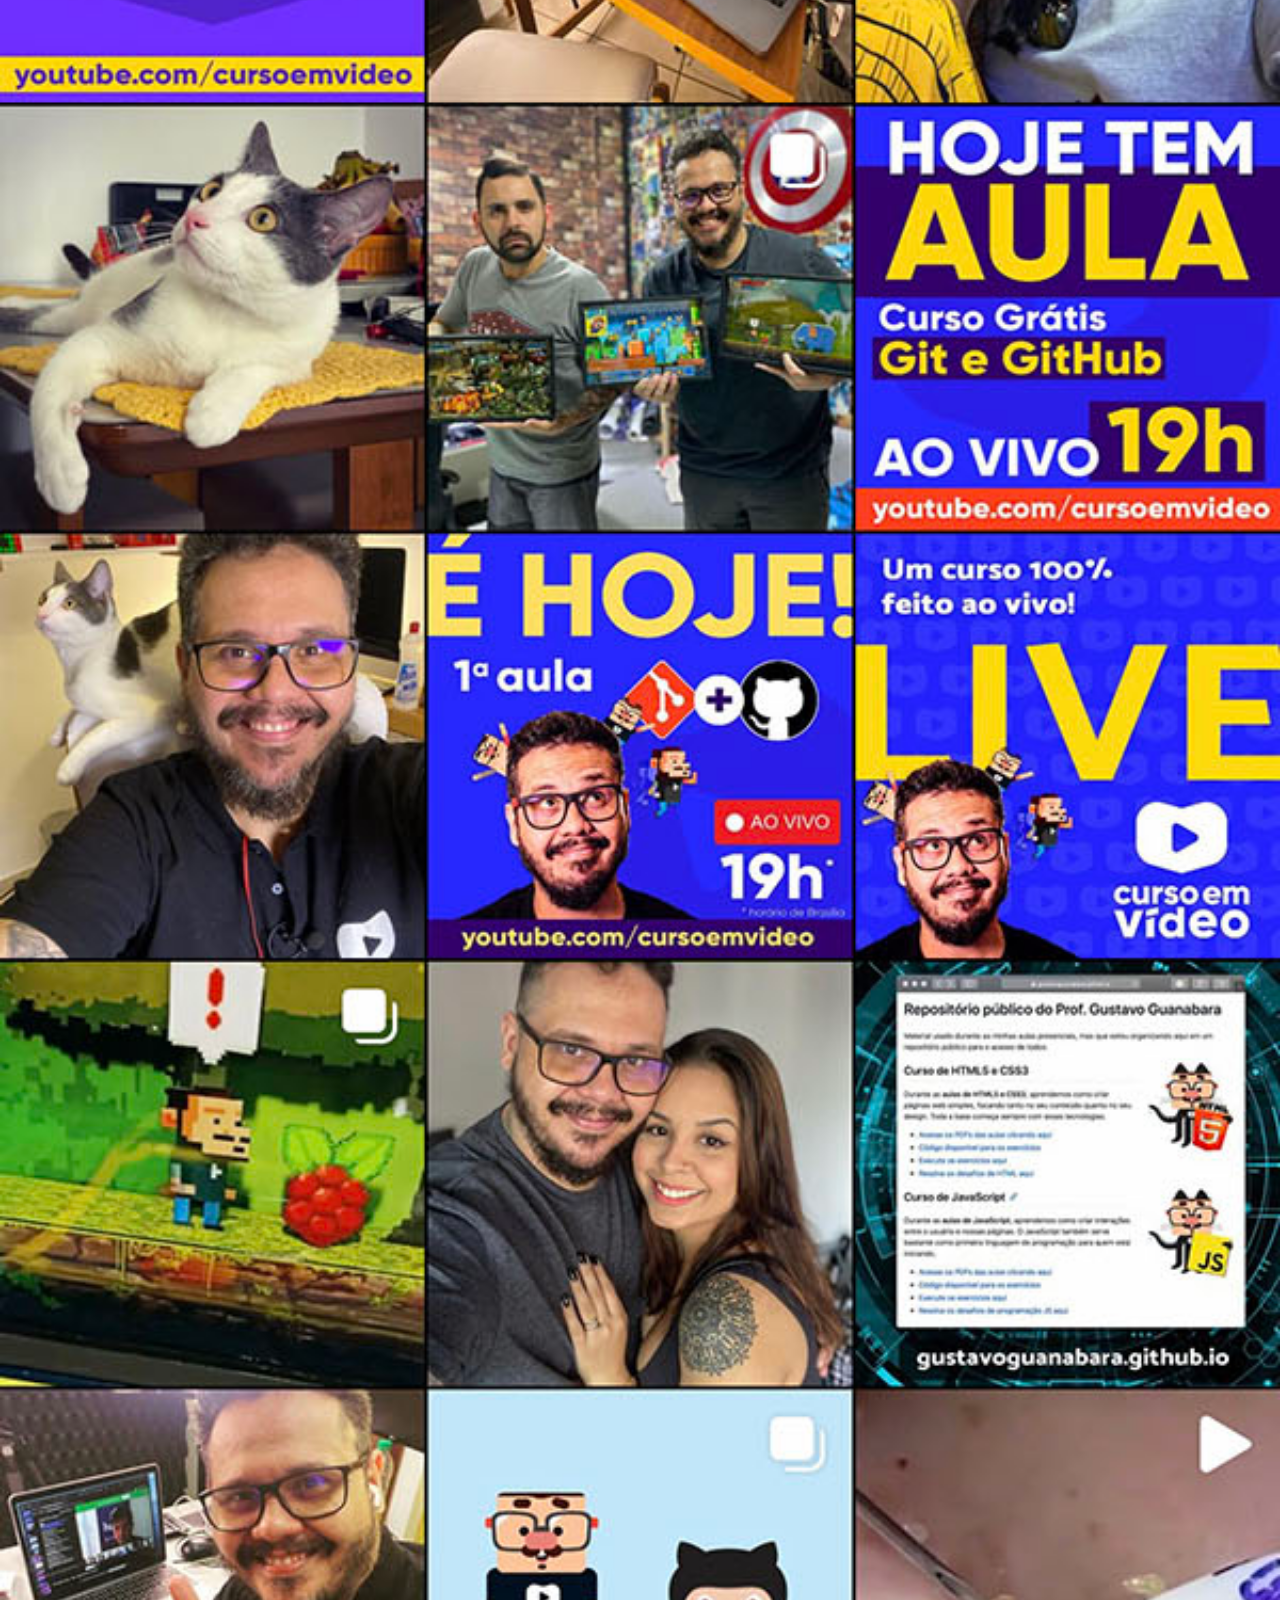
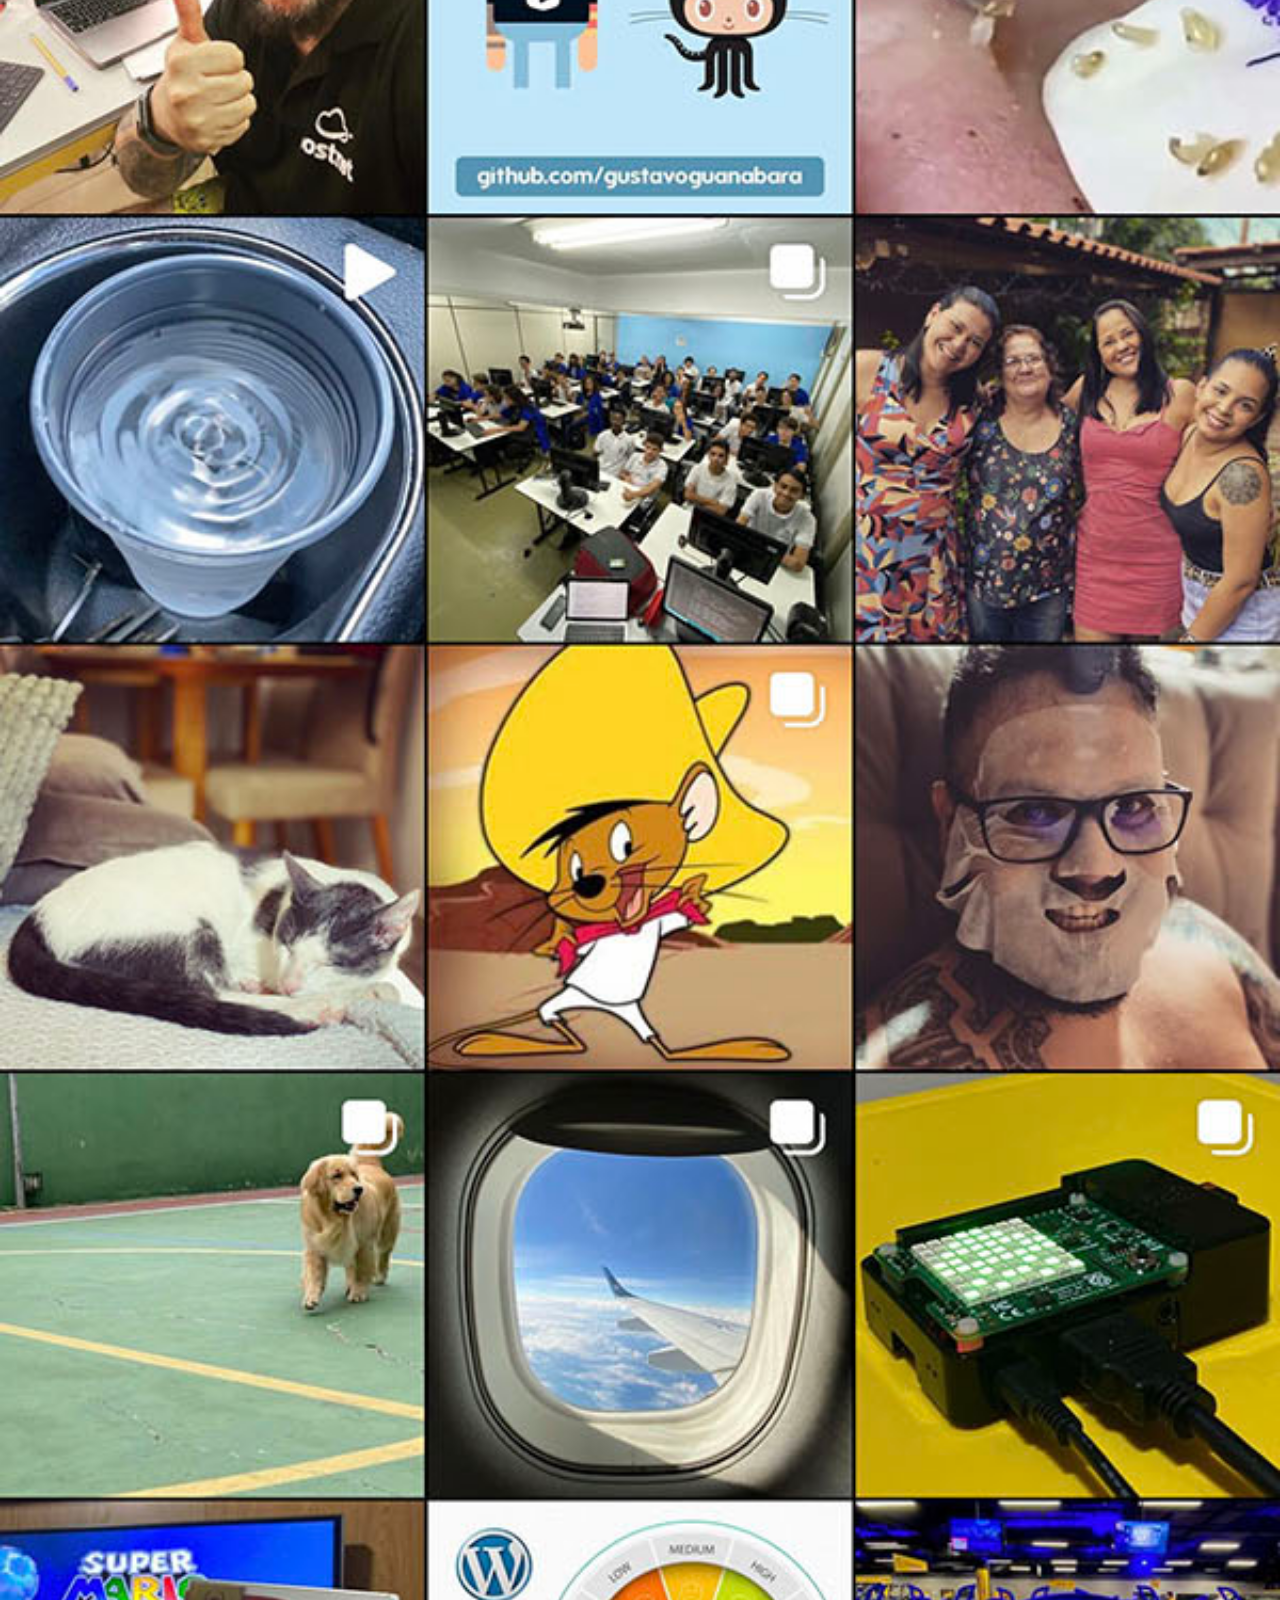
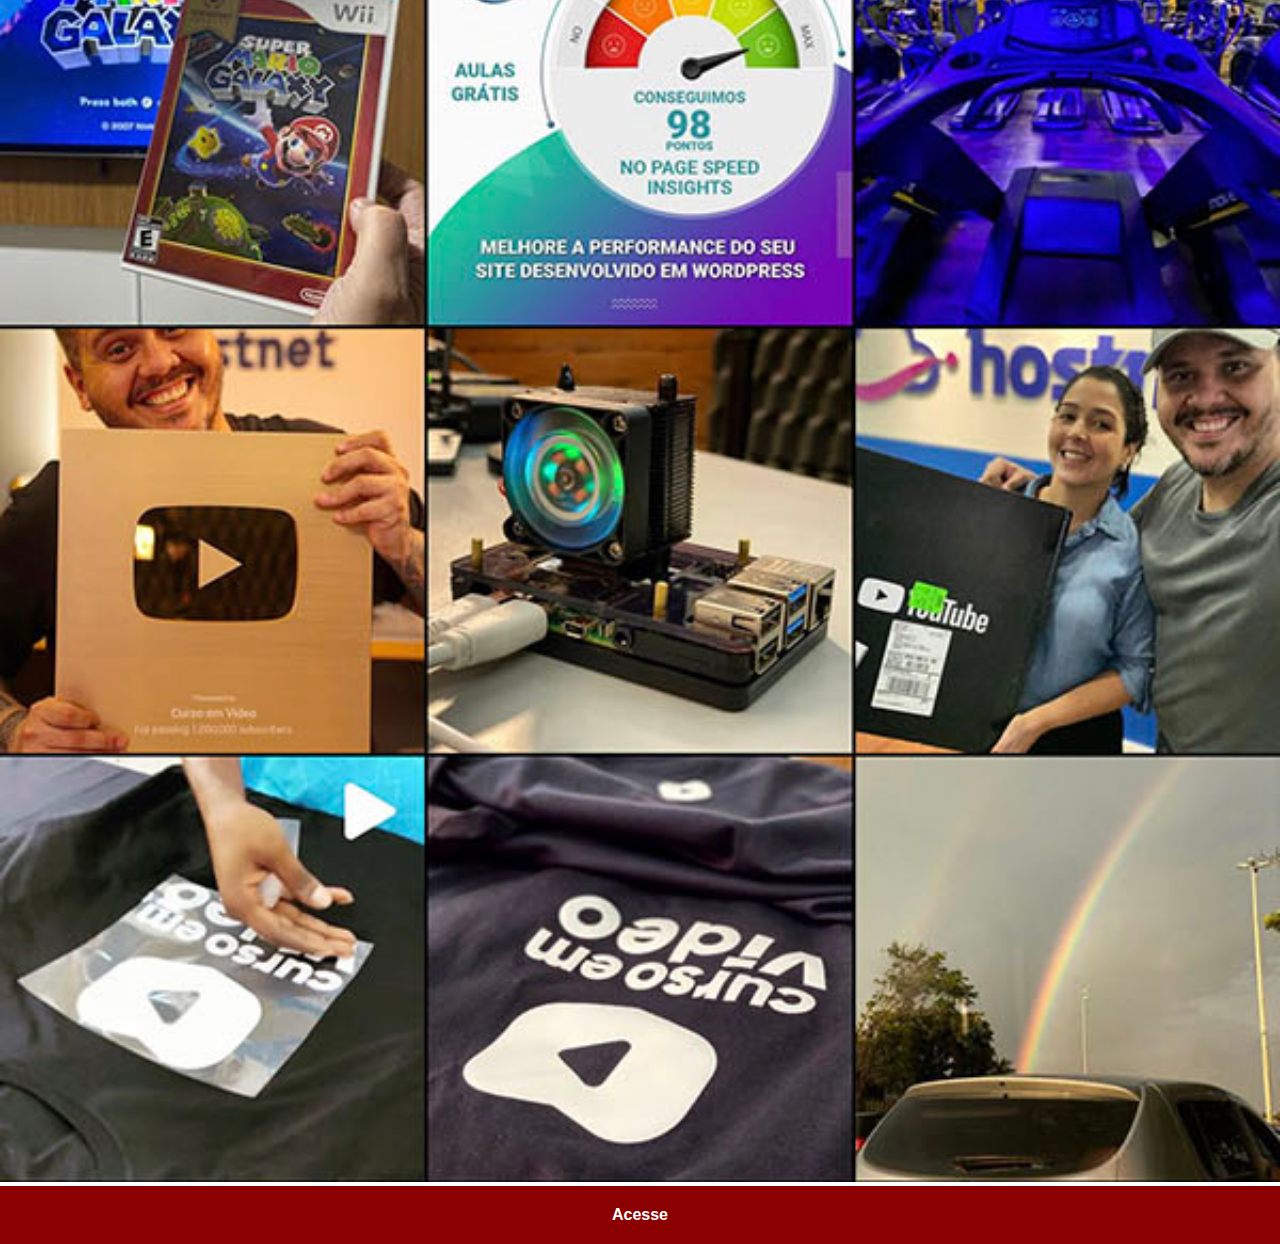
<file: instagram.html>
<!DOCTYPE html>
<html lang="pt-br">
<head>
    <meta charset="UTF-8">
    <meta http-equiv="X-UA-Compatible" content="IE=edge">
    <meta name="viewport" content="width=device-width, initial-scale=1.0">
    <link rel="stylesheet" href="estilos/social.css">
    <title>Instagram</title>
</head>
<body>
    <img src="imagens/tela-instagram.jpg" alt="Instagram">
    <a href="https://github.com/gustavoguanabara" target="_blank">Acesse</a>
</body>
</html>
</file>
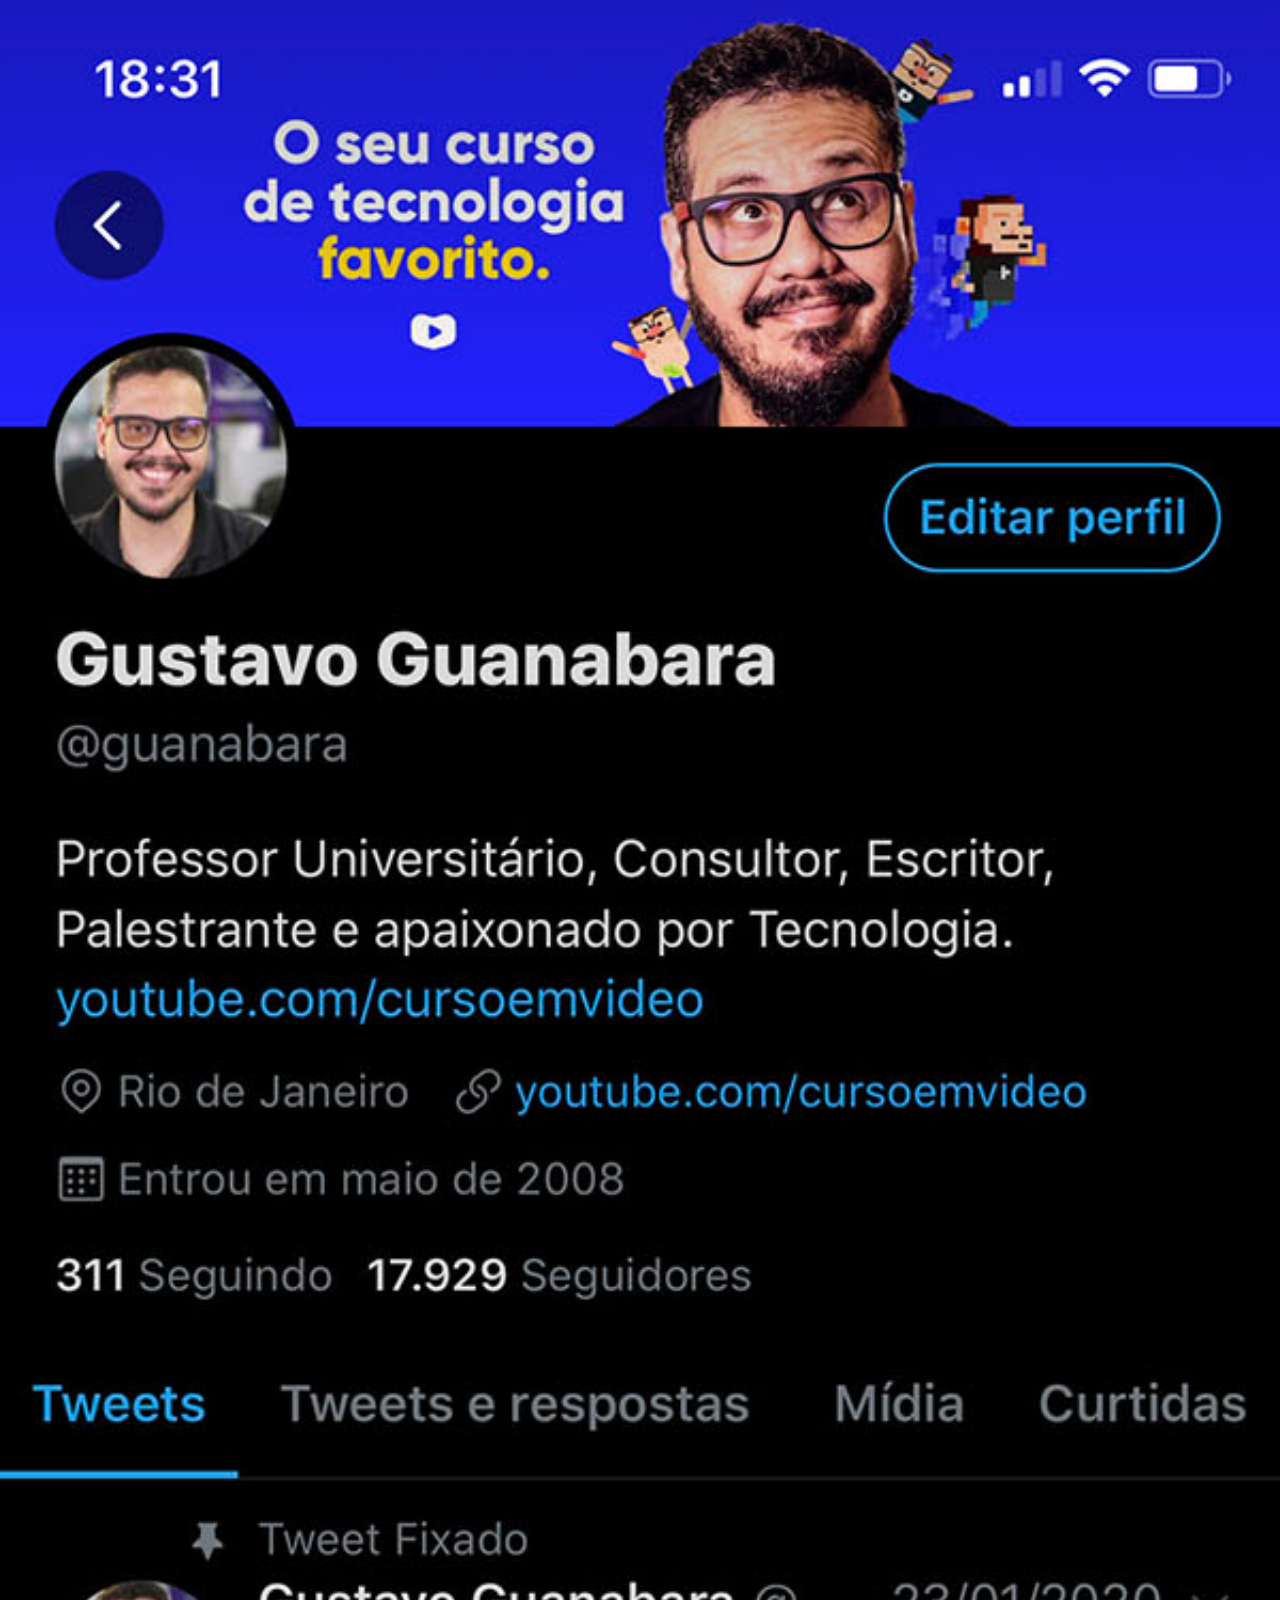
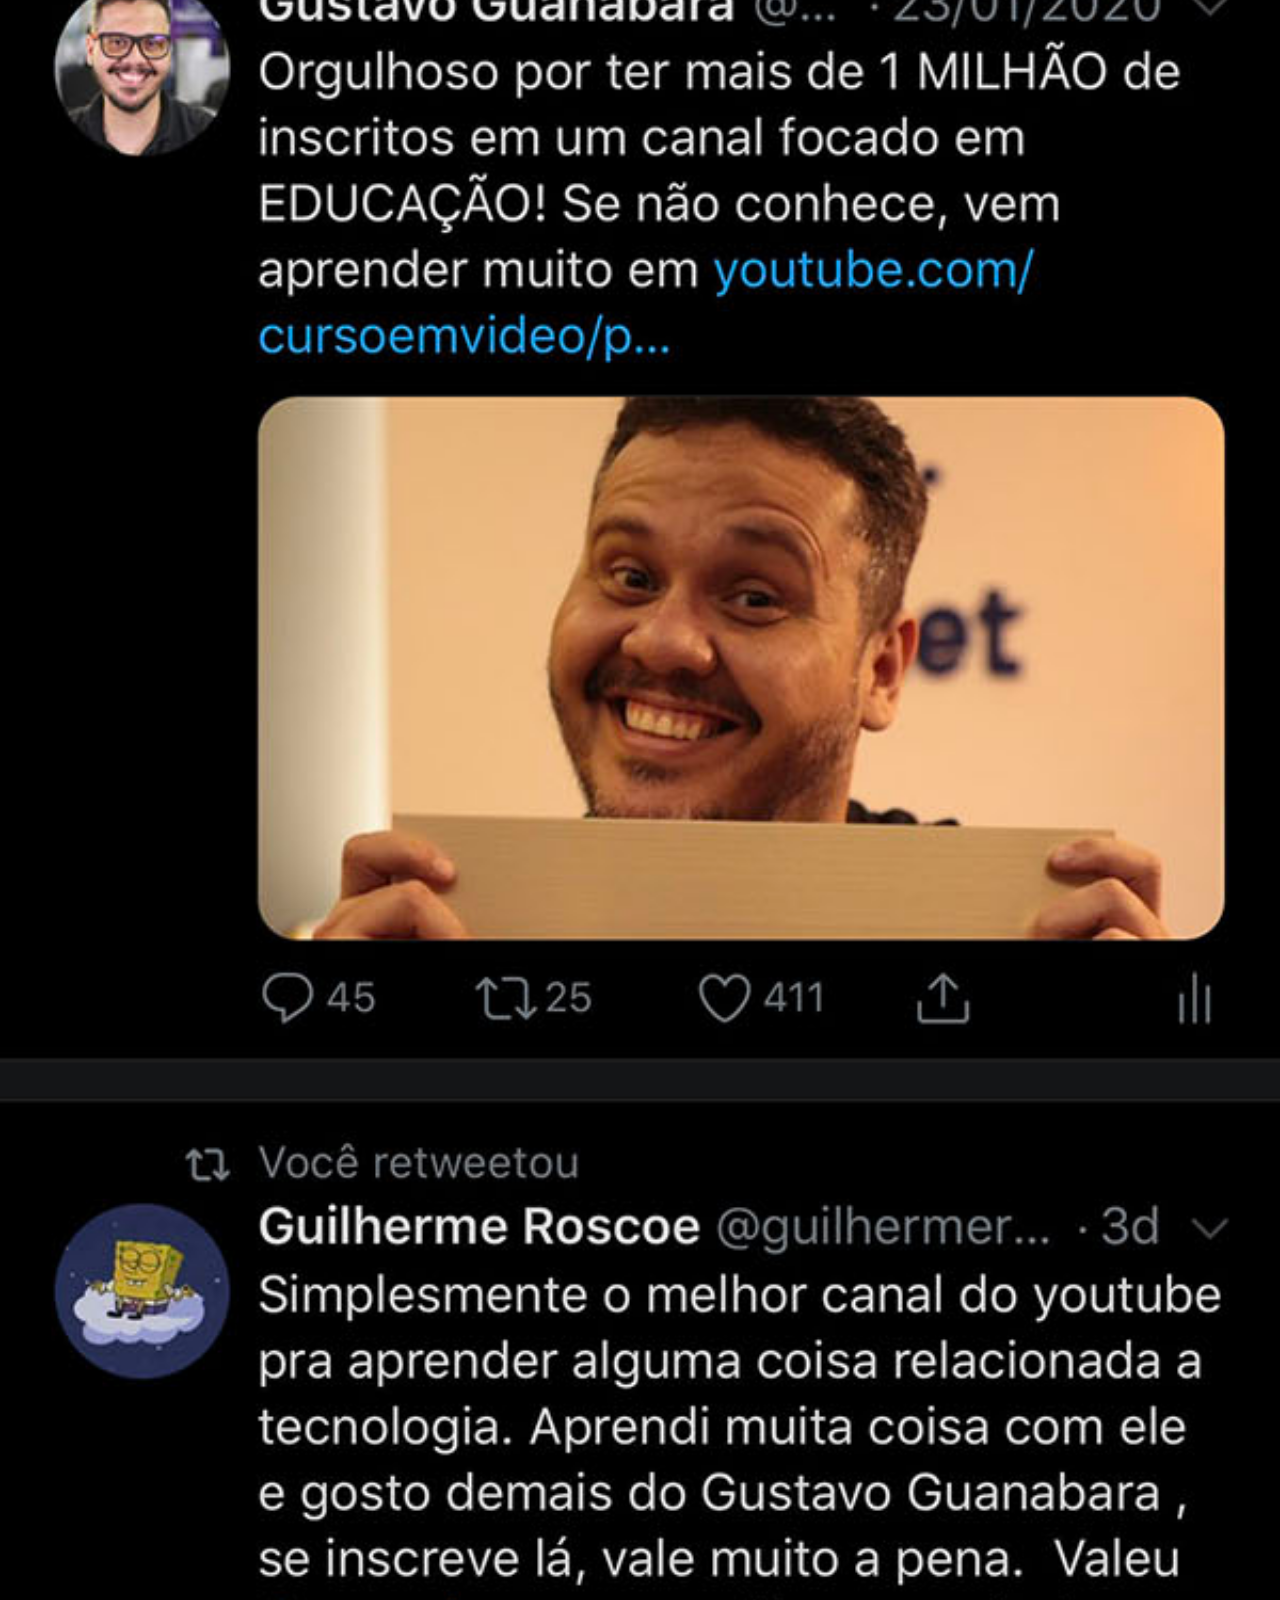
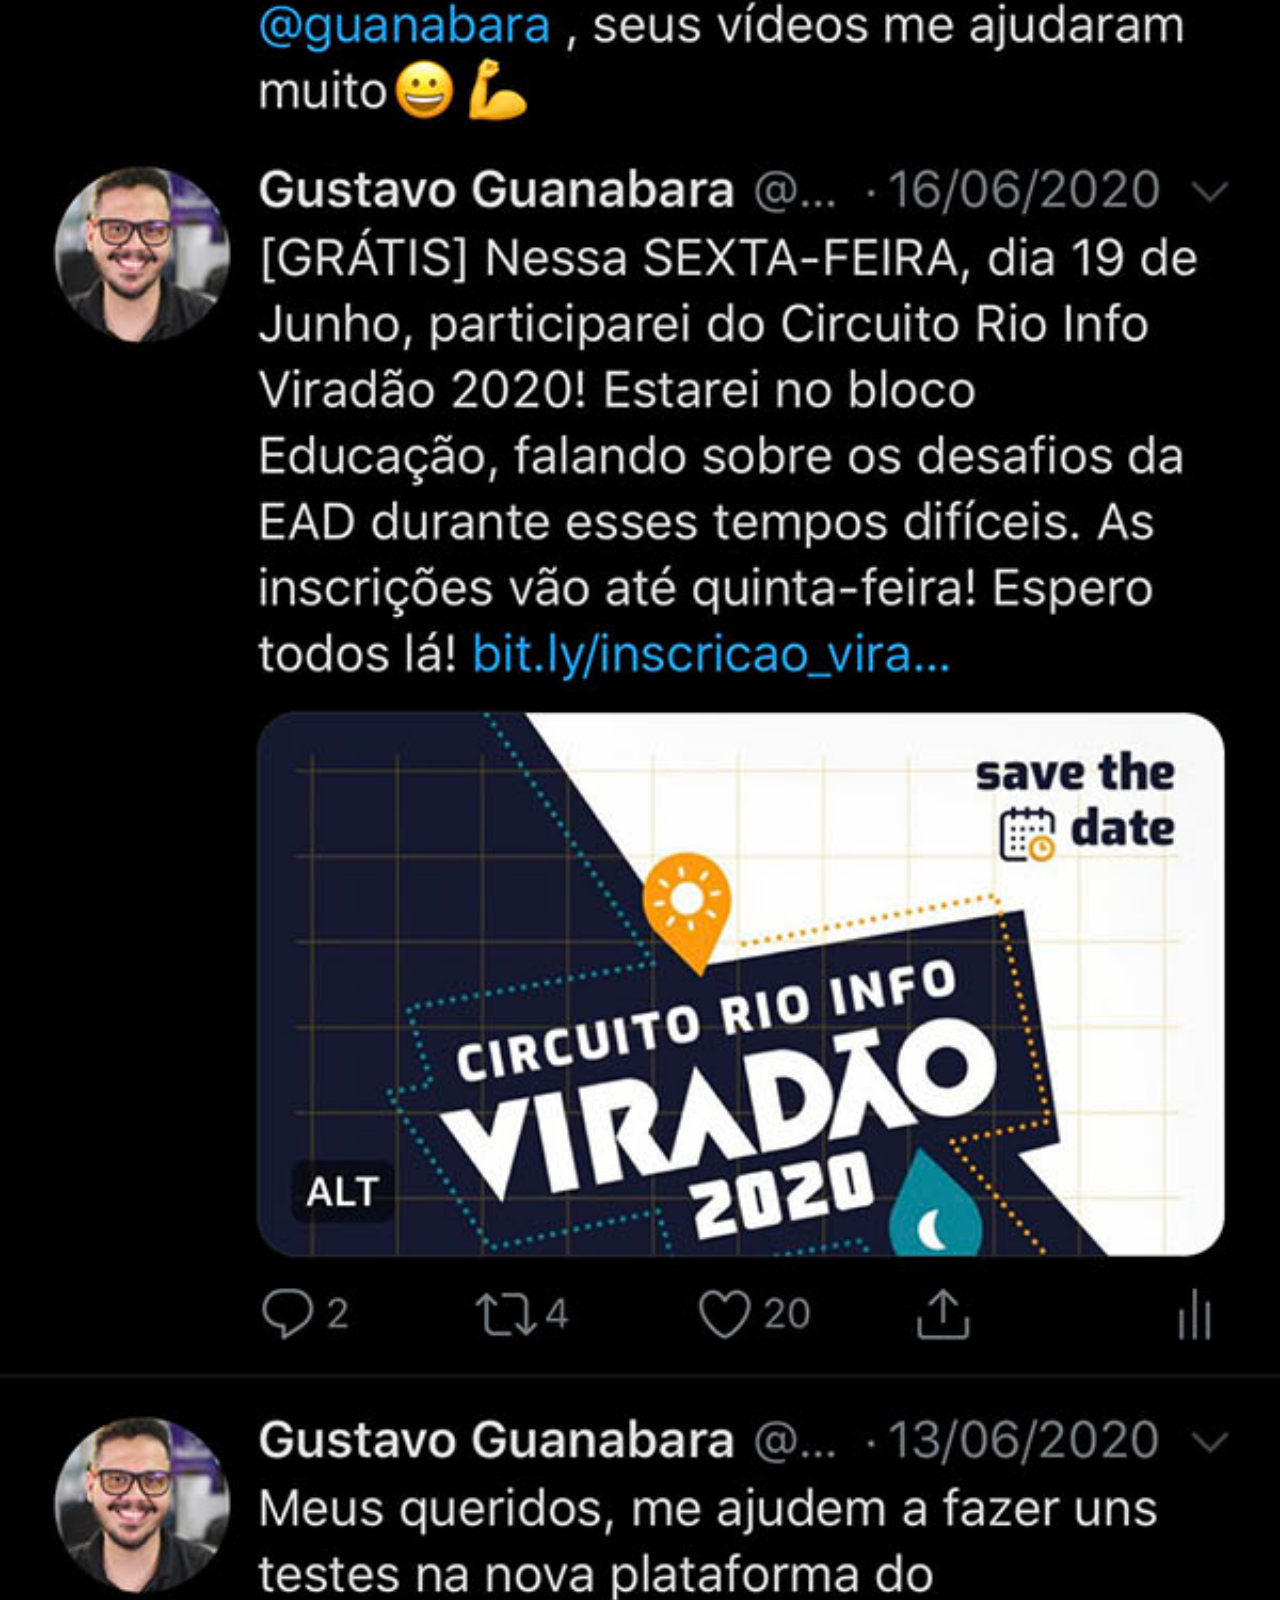
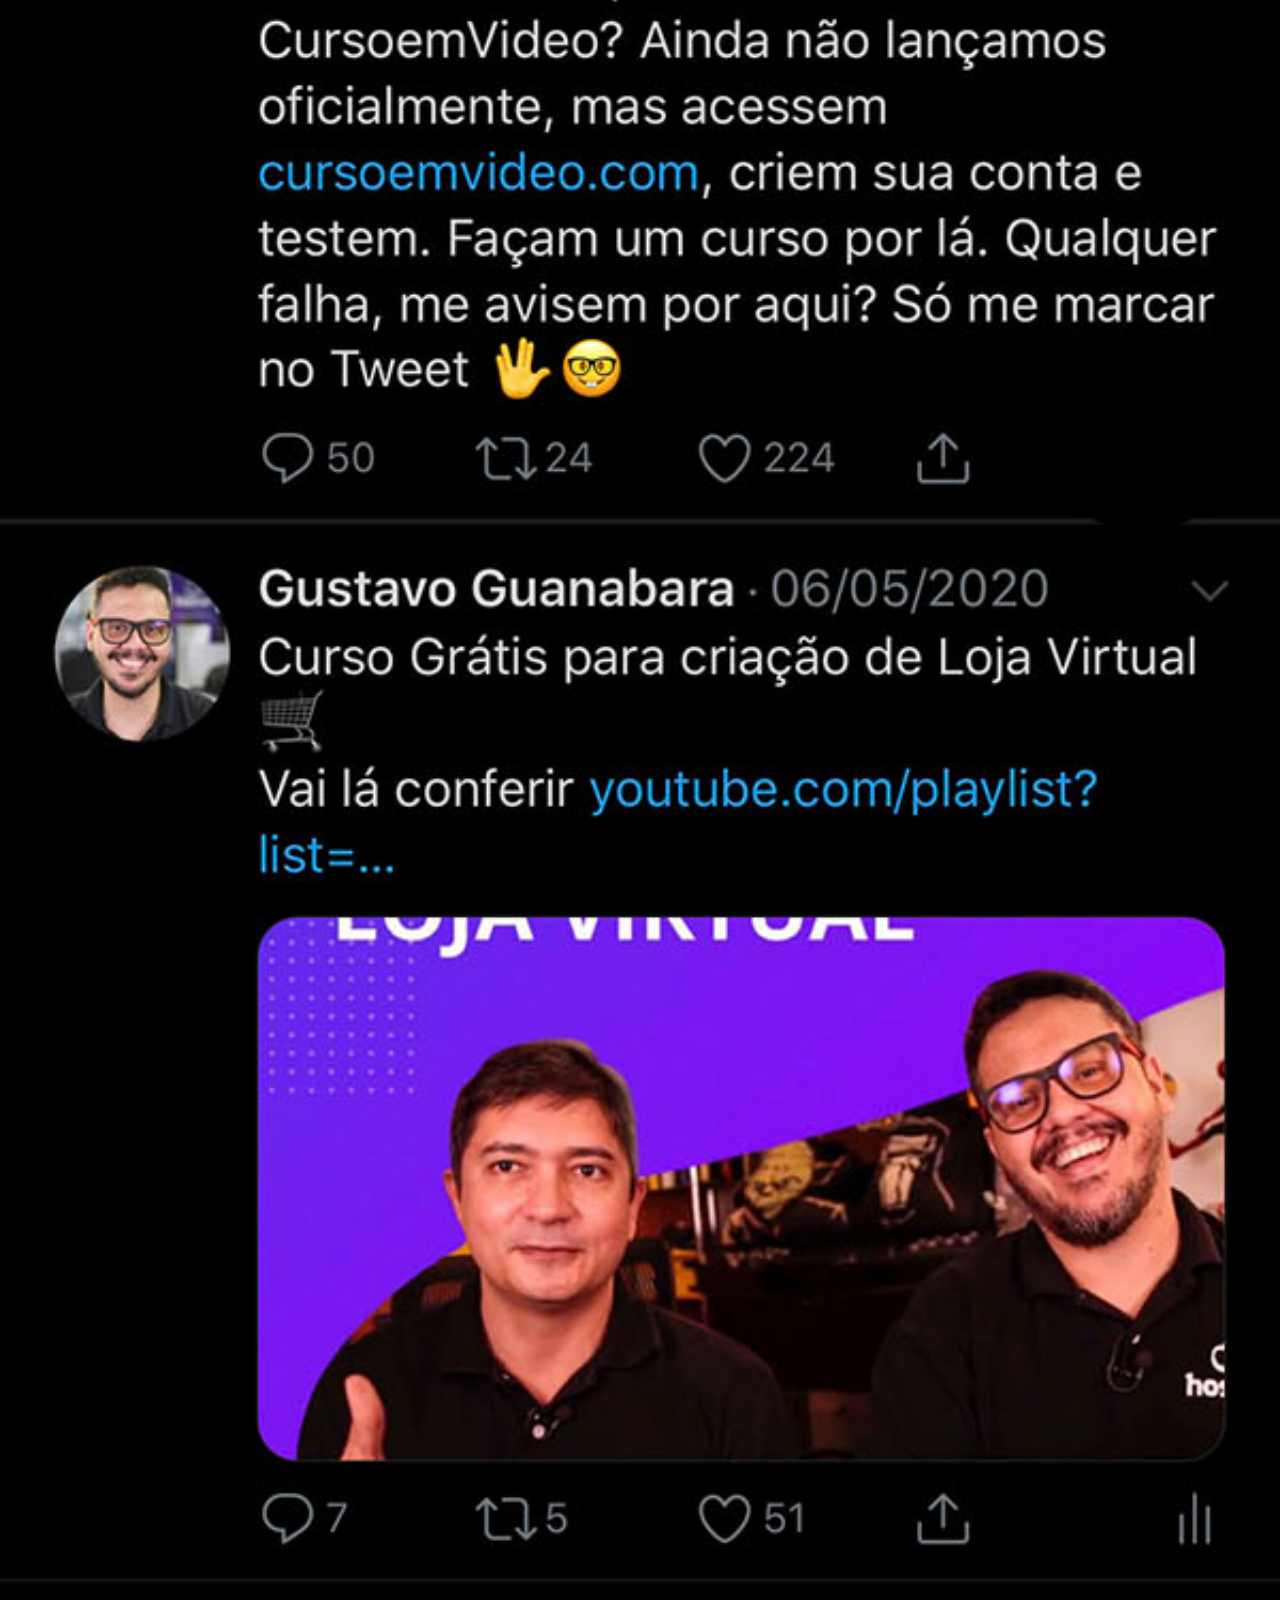
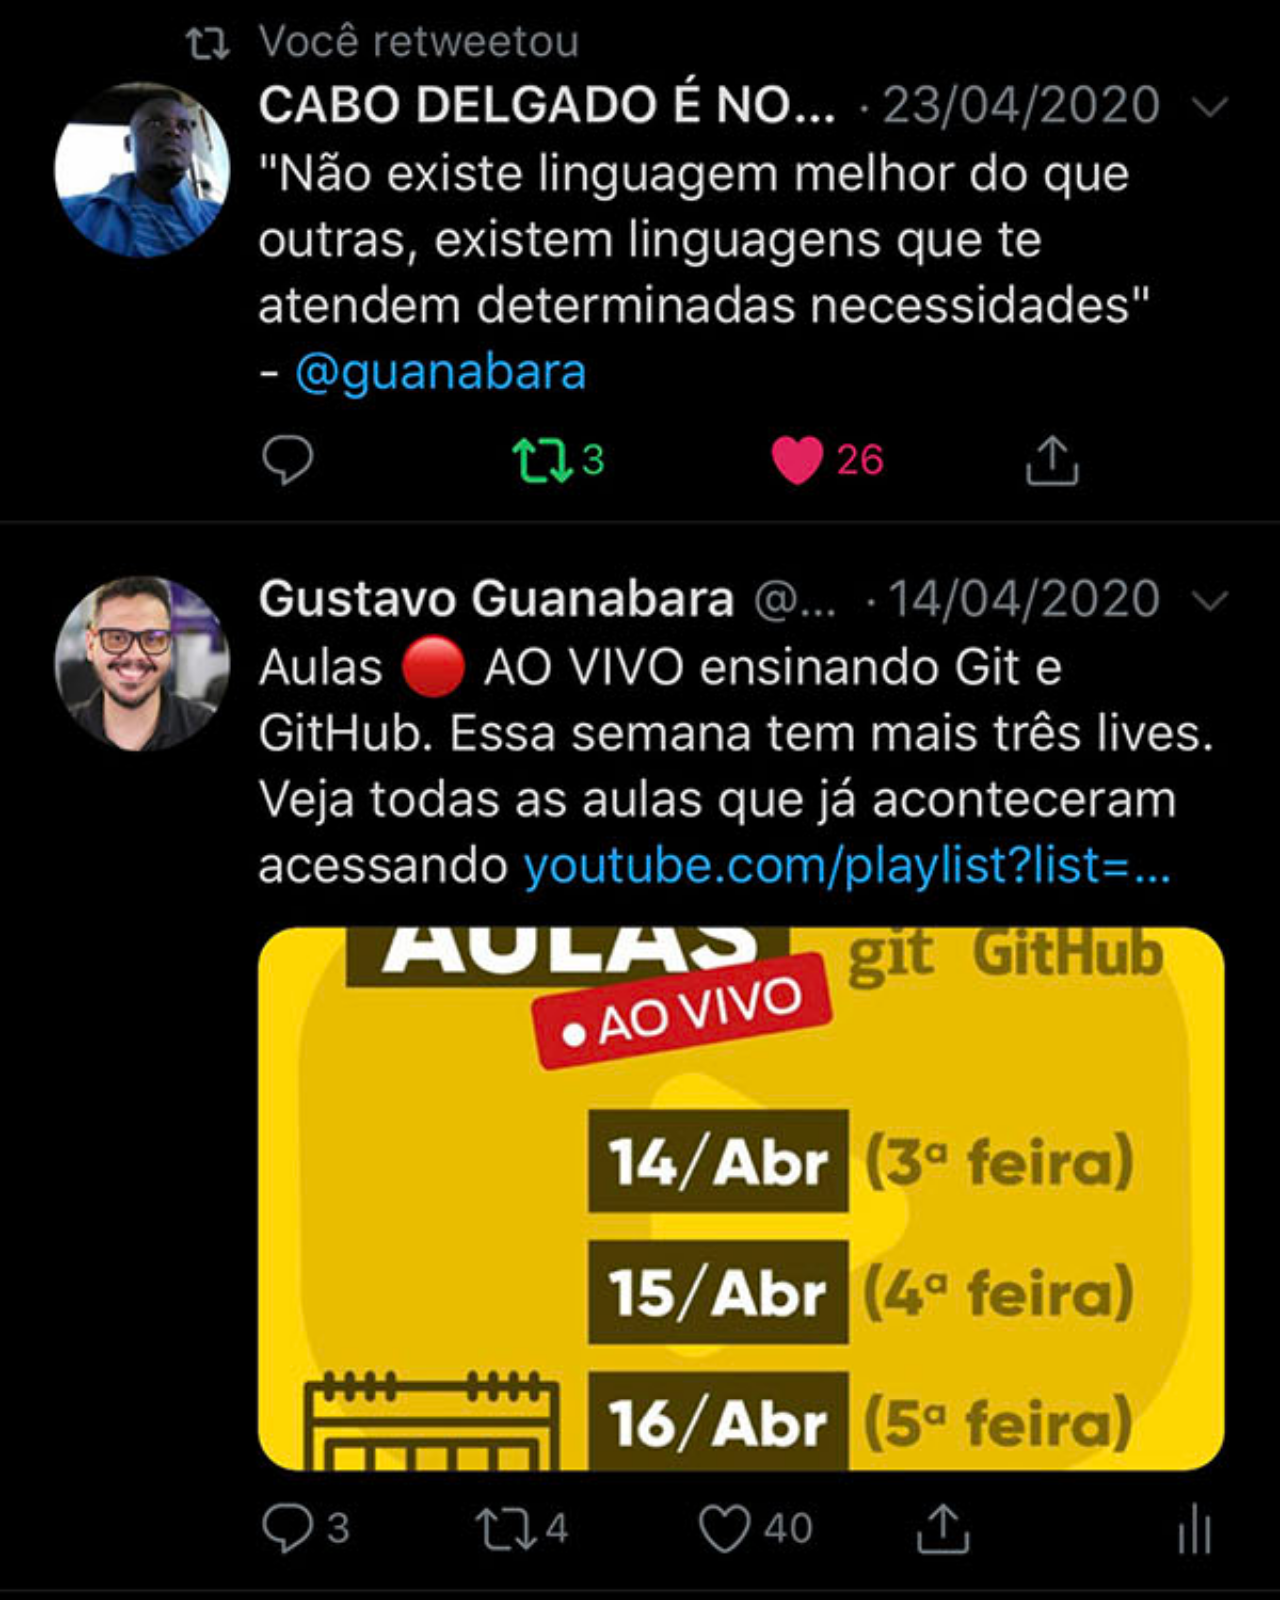
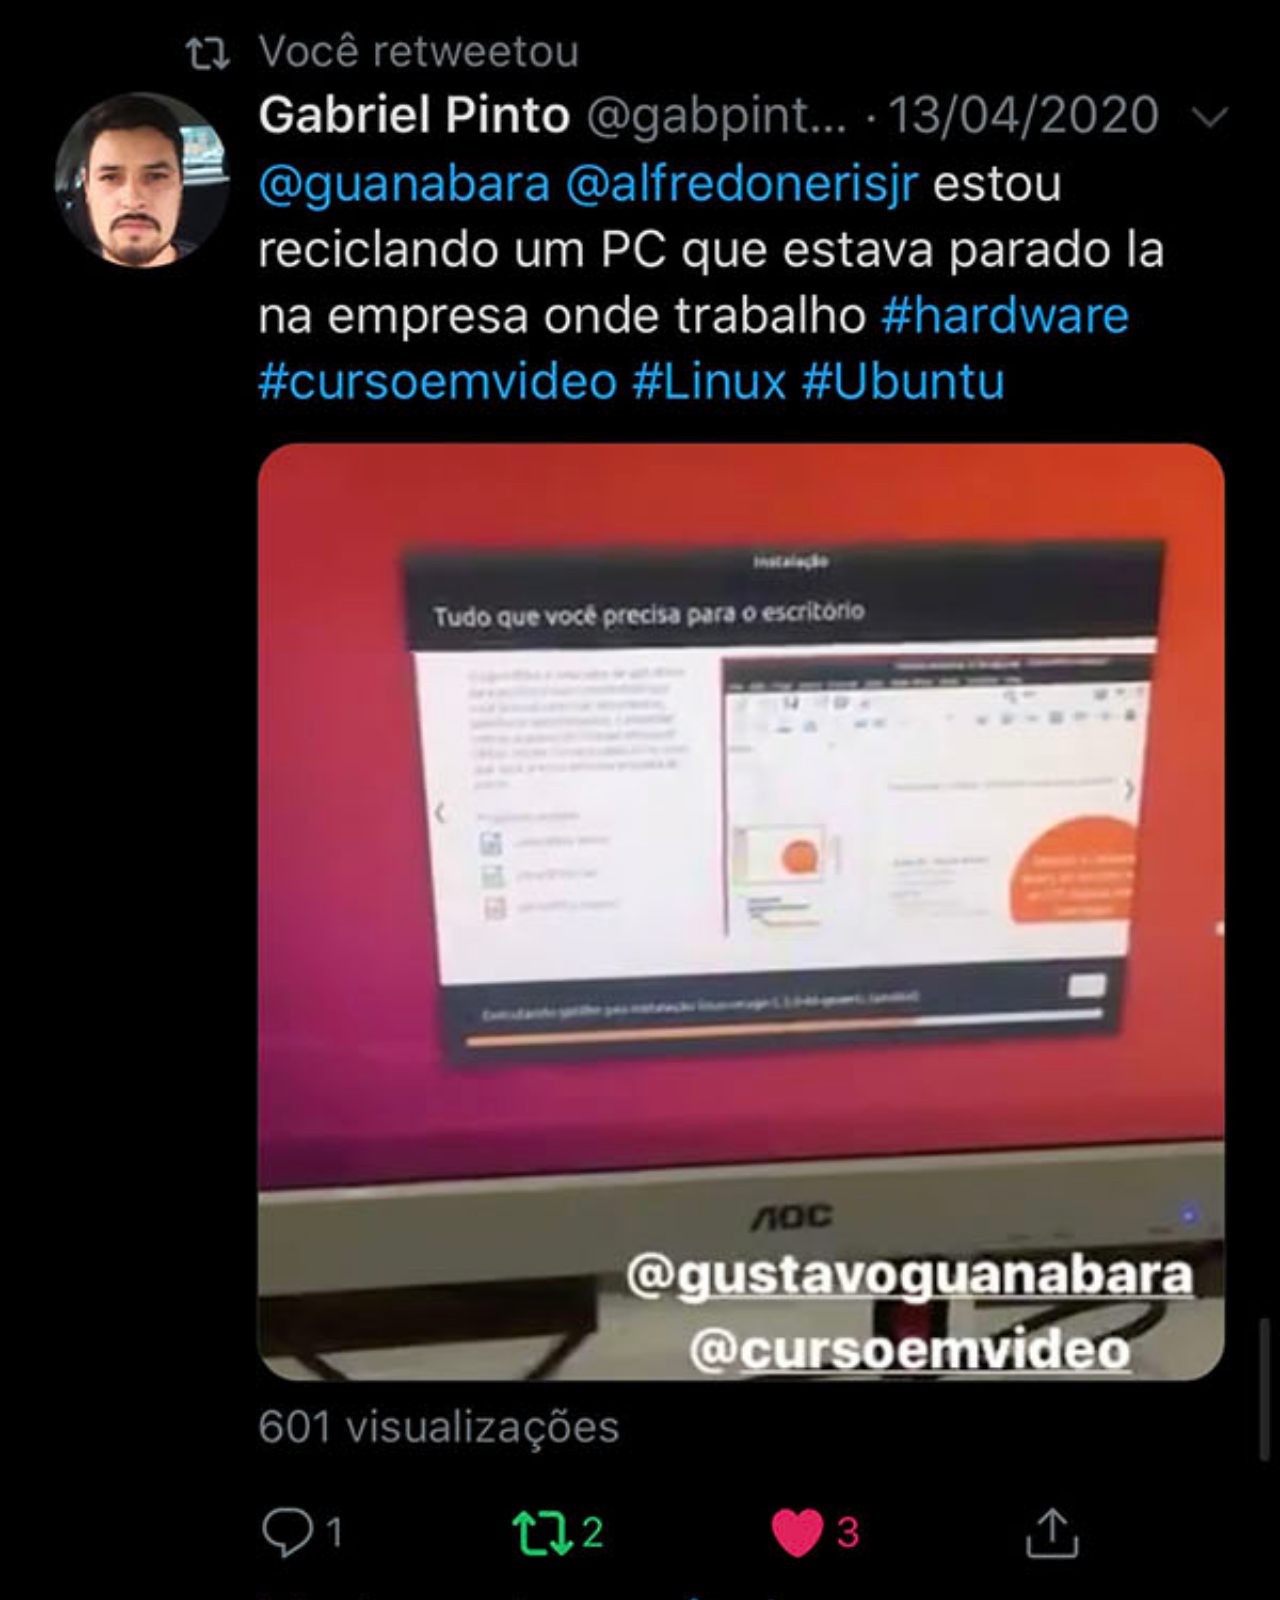
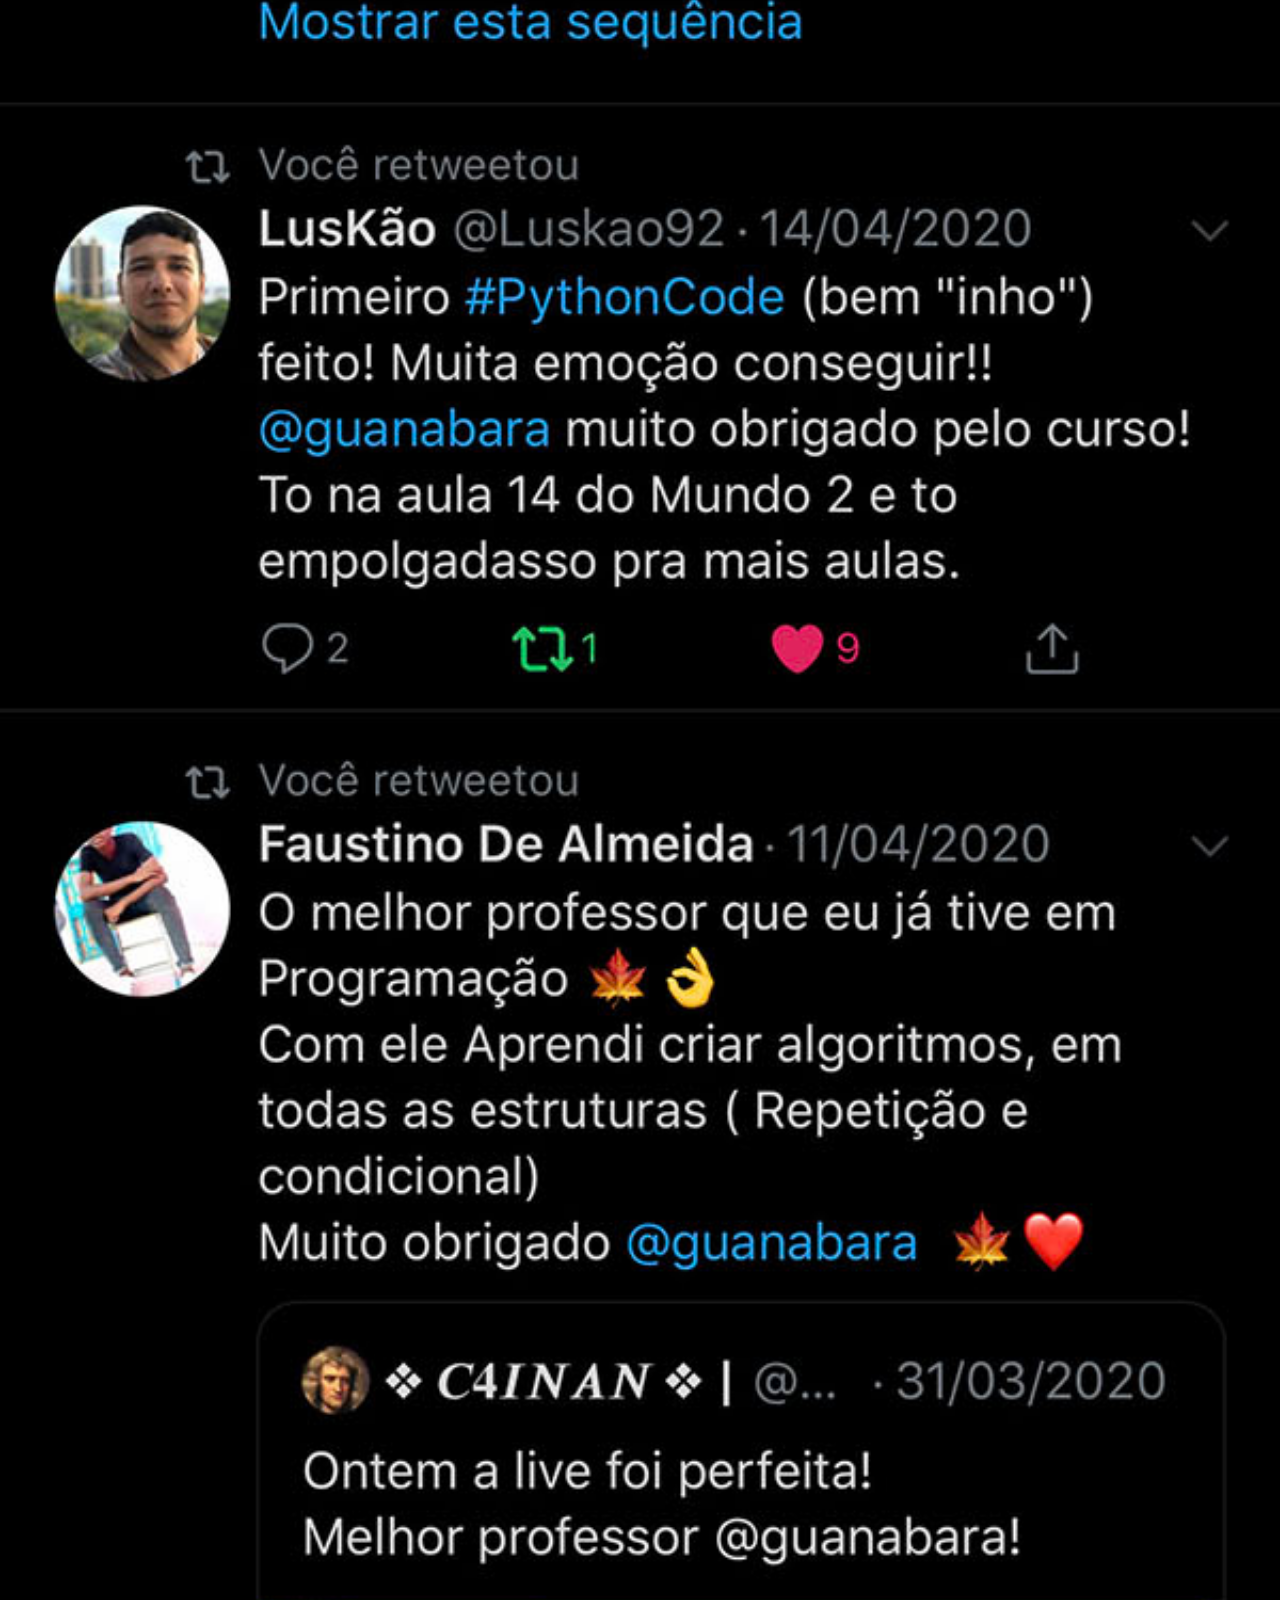
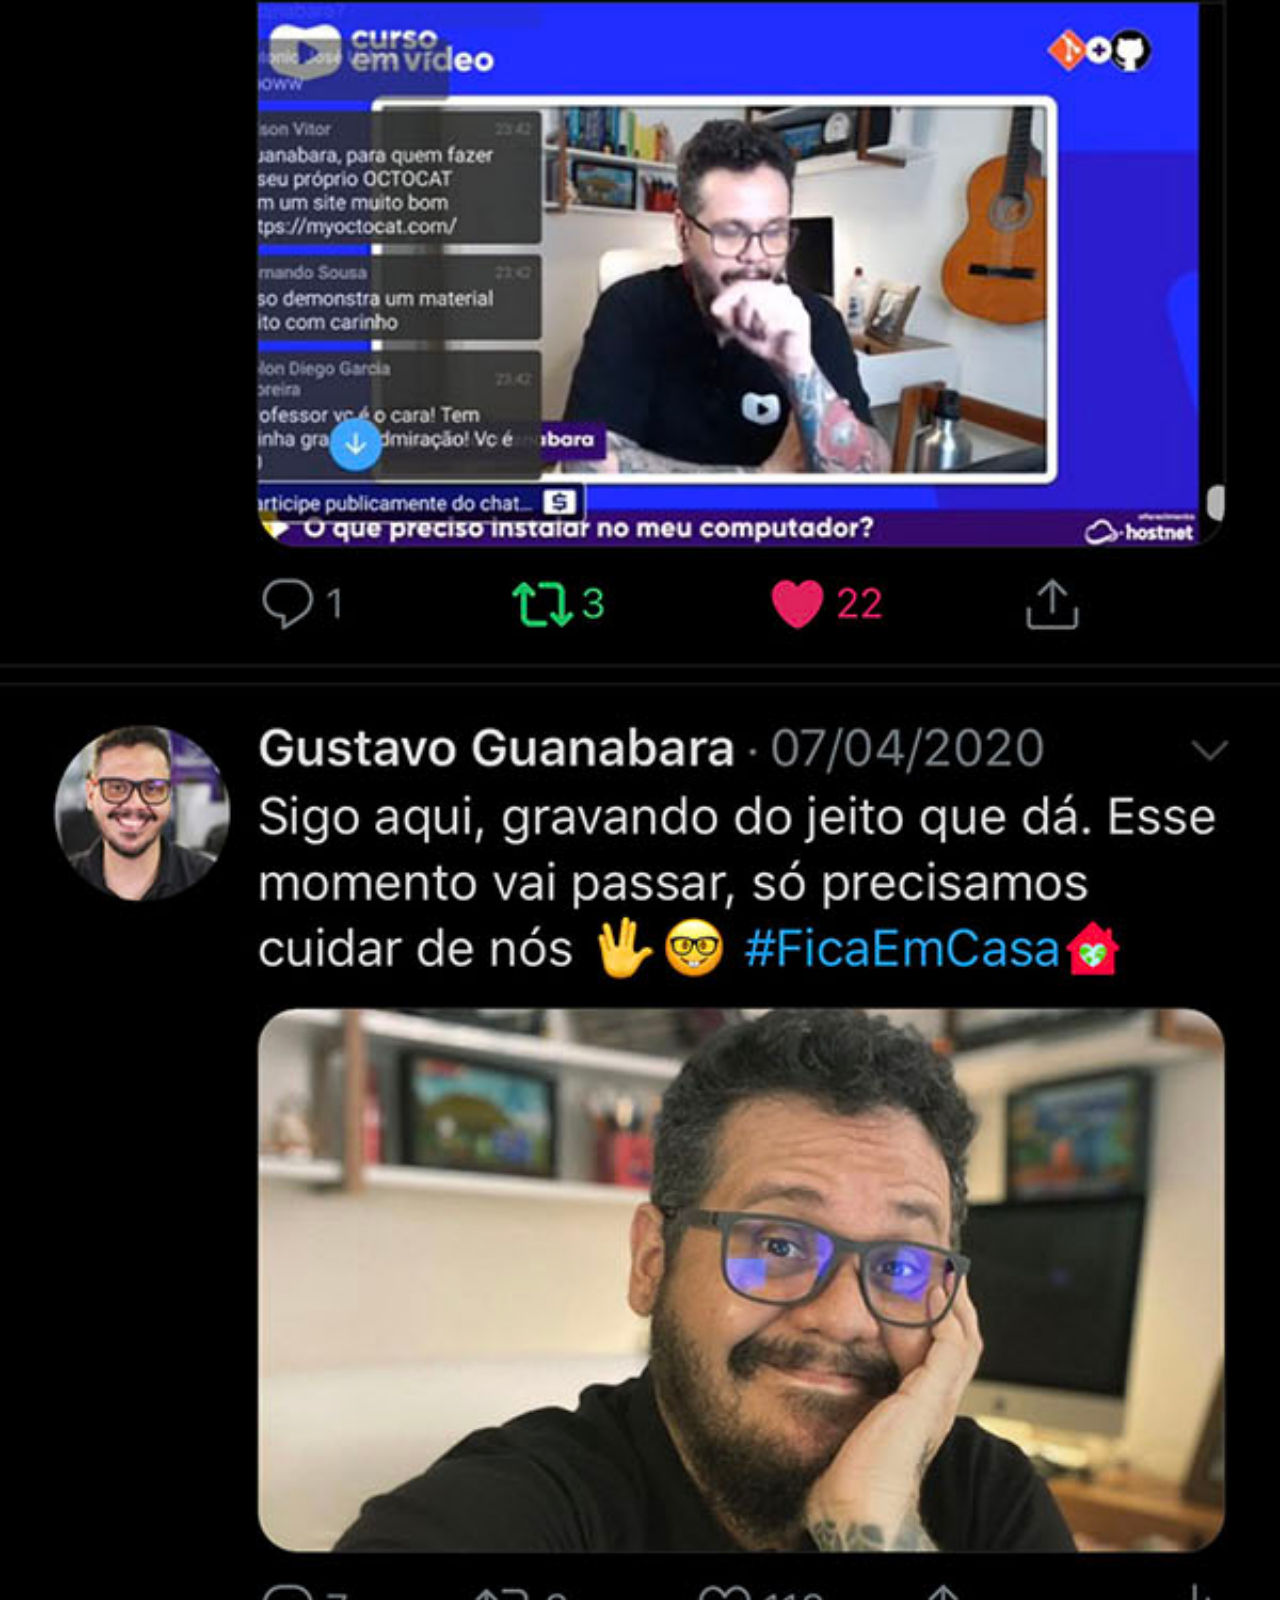
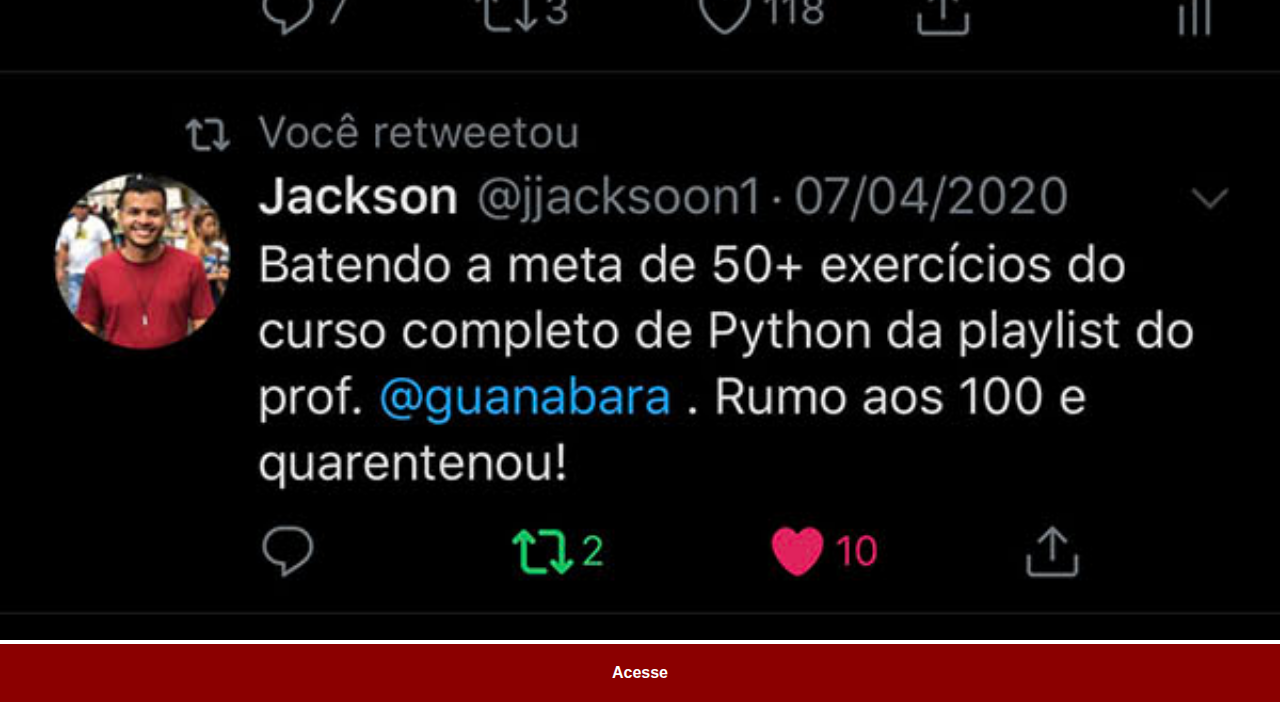
<file: twitter.html>
<!DOCTYPE html>
<html lang="pt-br">
<head>
    <meta charset="UTF-8">
    <meta http-equiv="X-UA-Compatible" content="IE=edge">
    <meta name="viewport" content="width=device-width, initial-scale=1.0">
    <link rel="stylesheet" href="estilos/social.css">
    <title>Twitter</title>
</head>
<body>
    <img src="imagens/tela-twitter.jpg" alt="Twitter">
    <a href="https://twitter.com/guanabara?ref_src=twsrc%5Egoogle%7Ctwcamp%5Eserp%7Ctwgr%5Eauthor" target="_blank">Acesse</a>
</body>
</html>
</file>
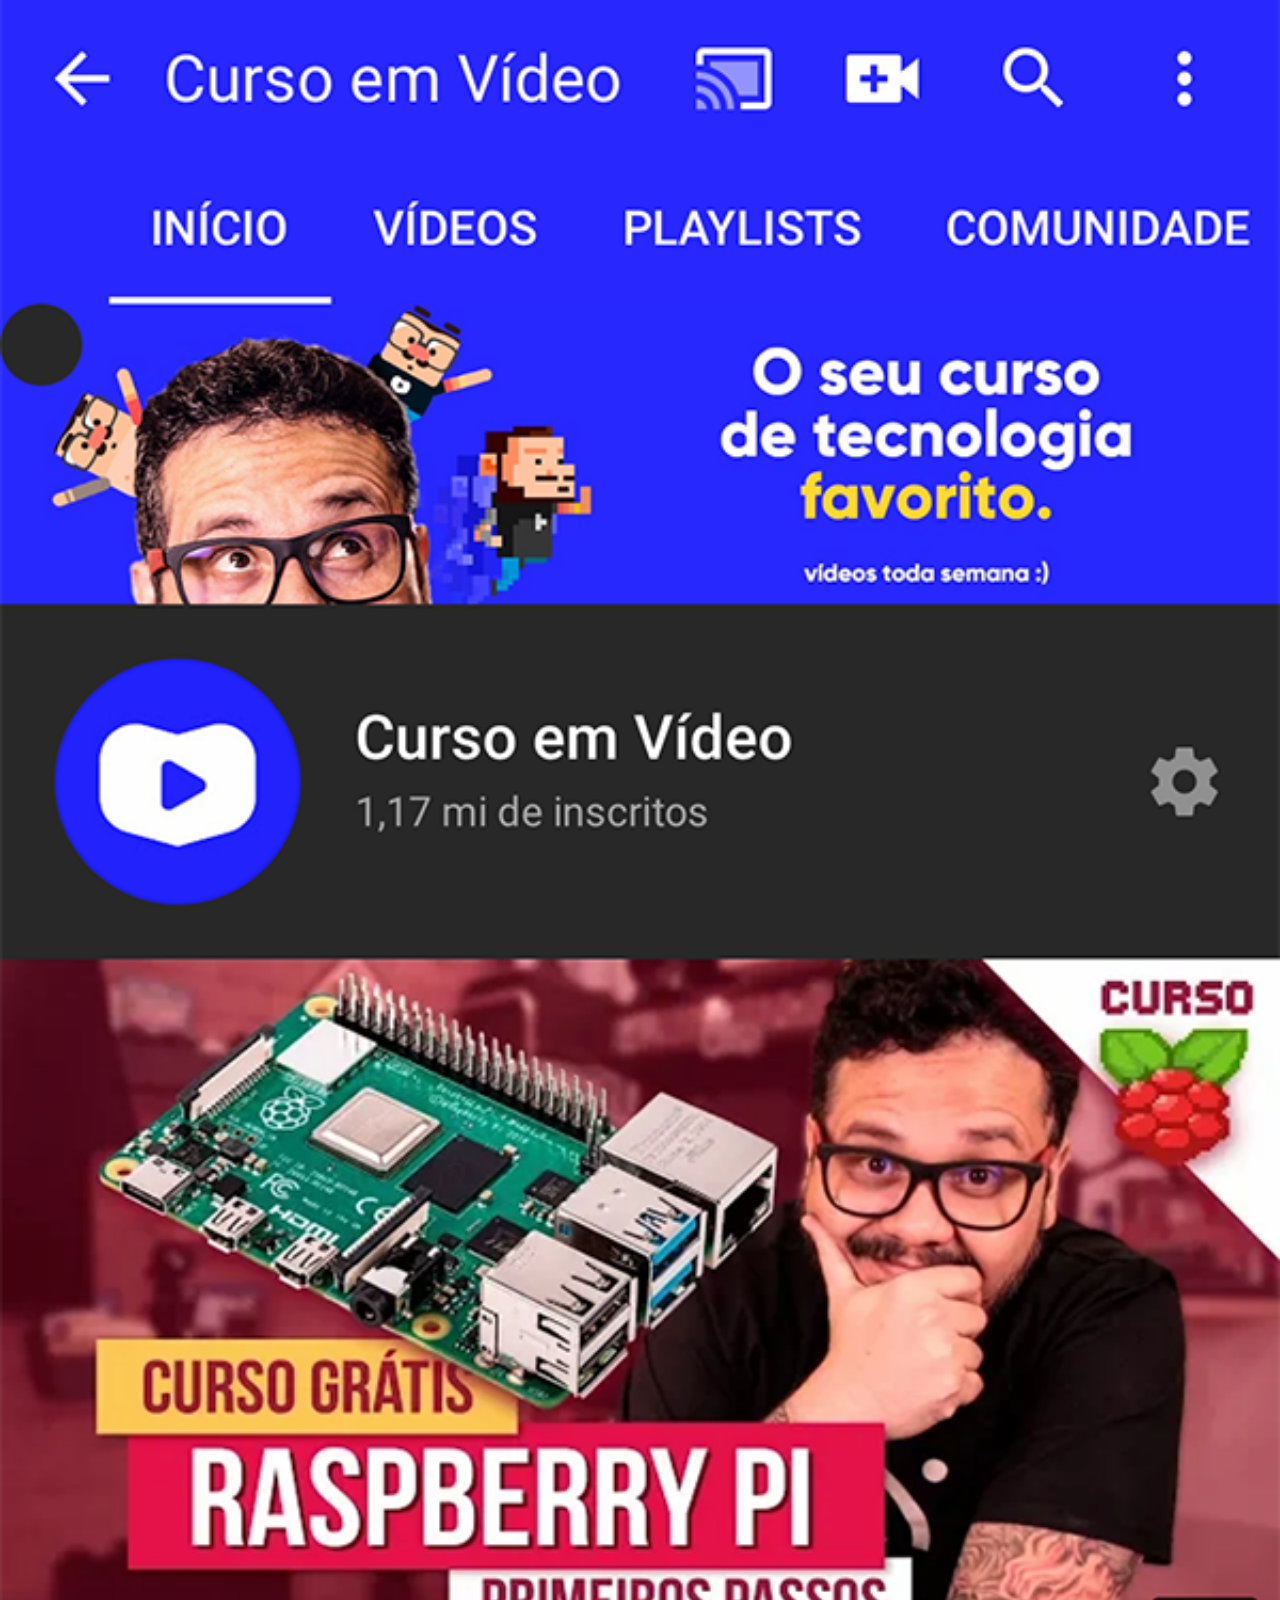
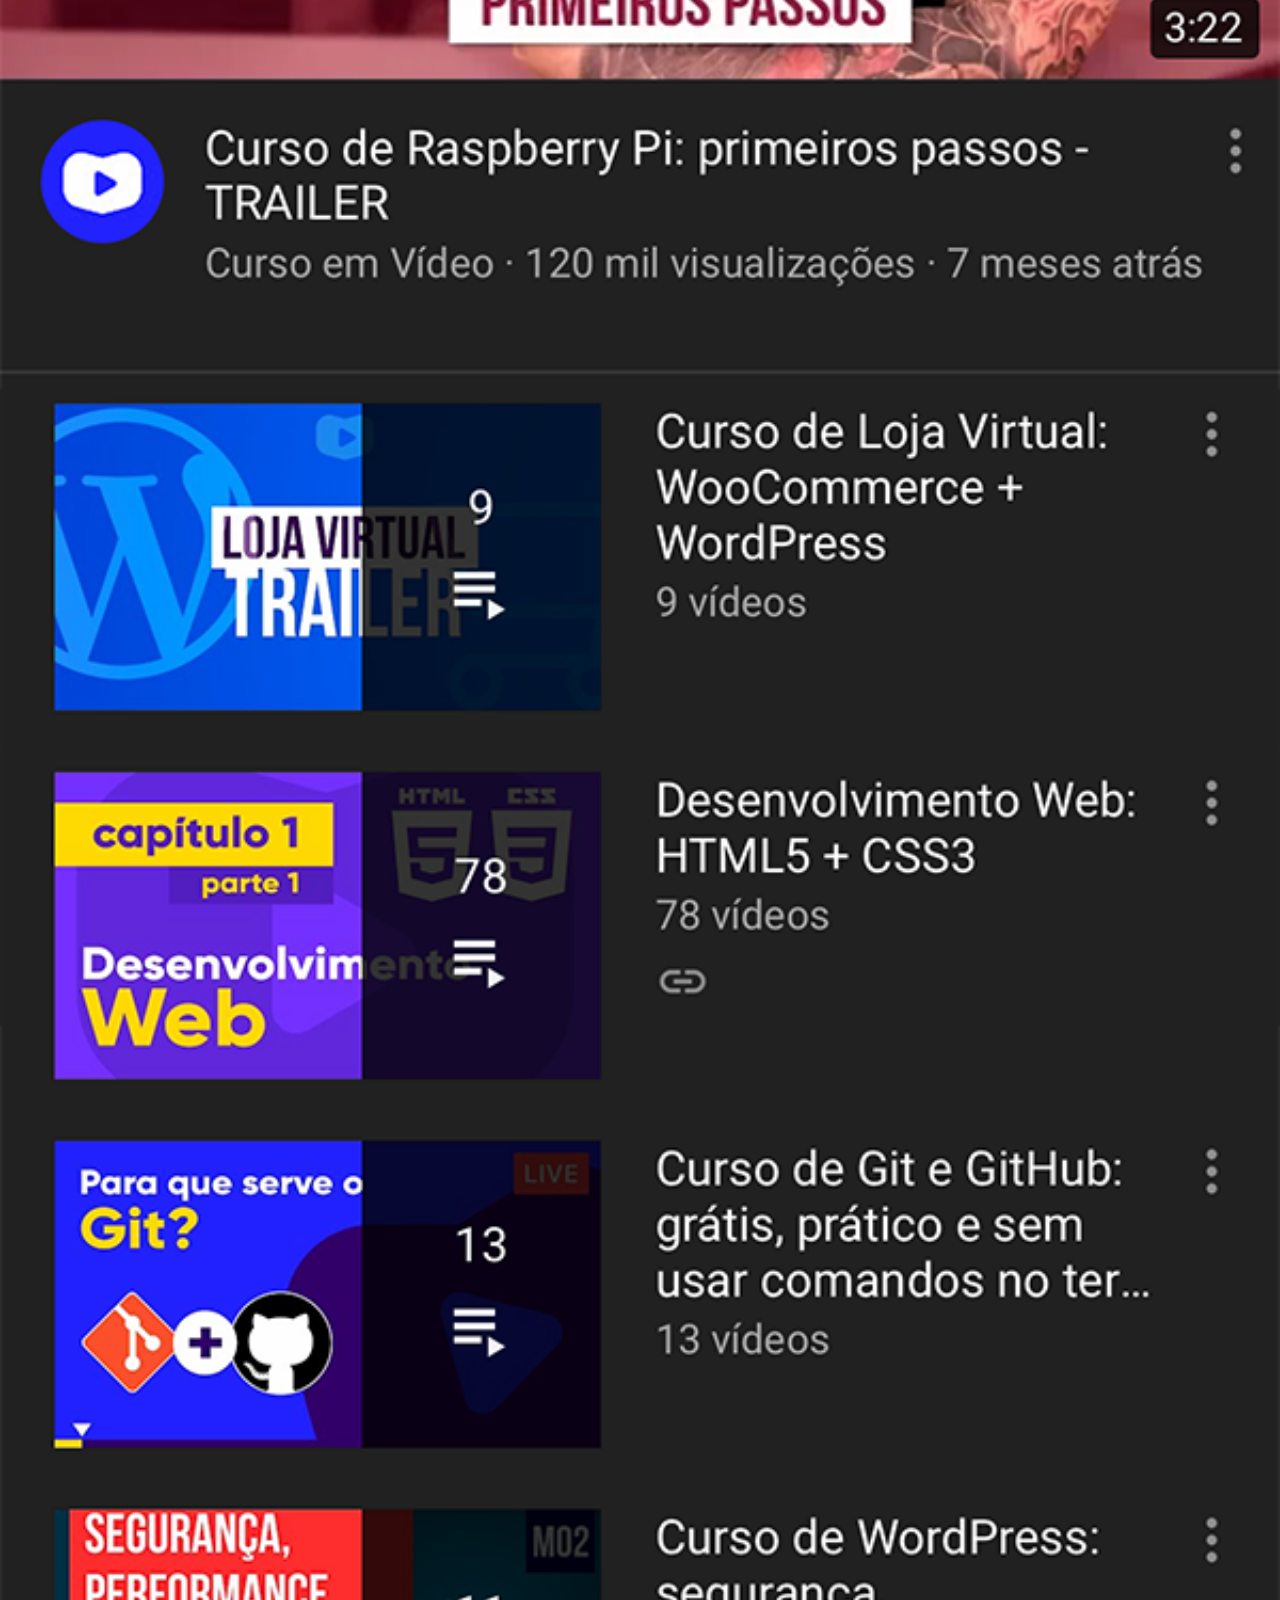
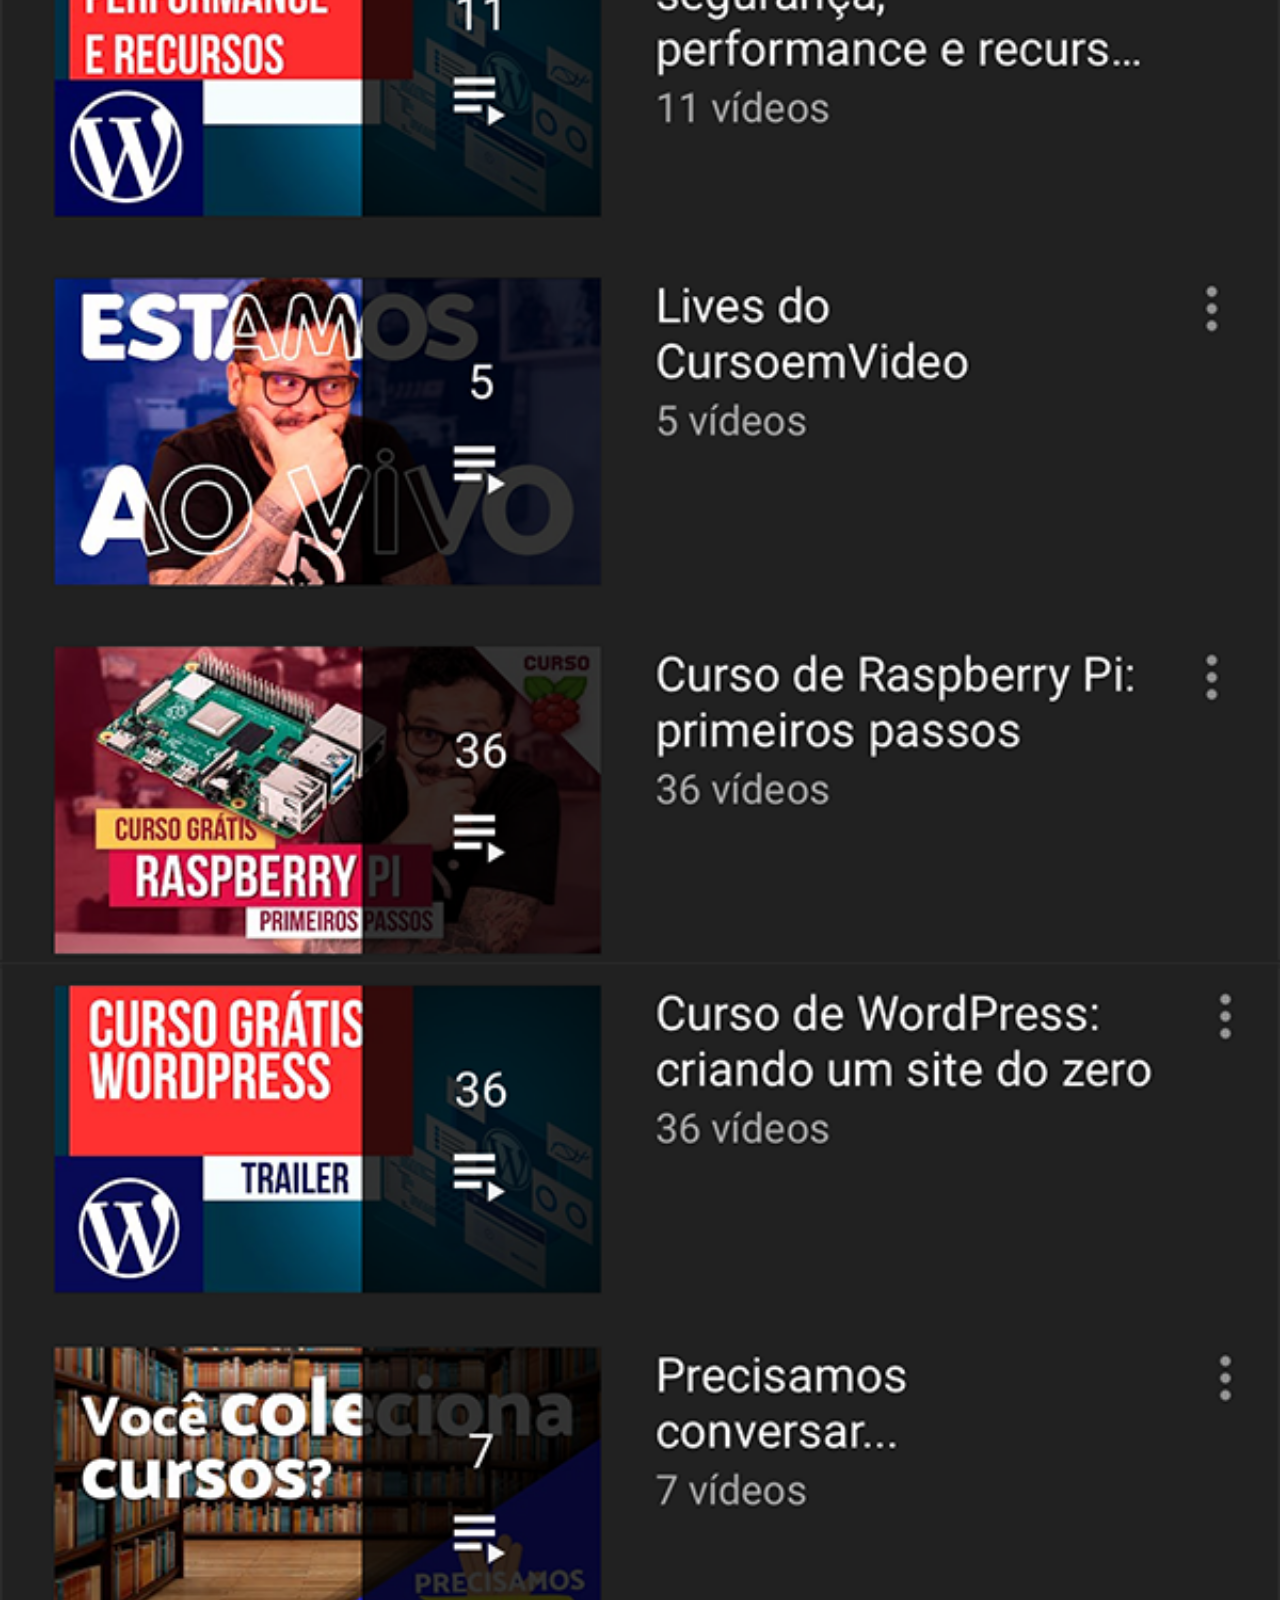
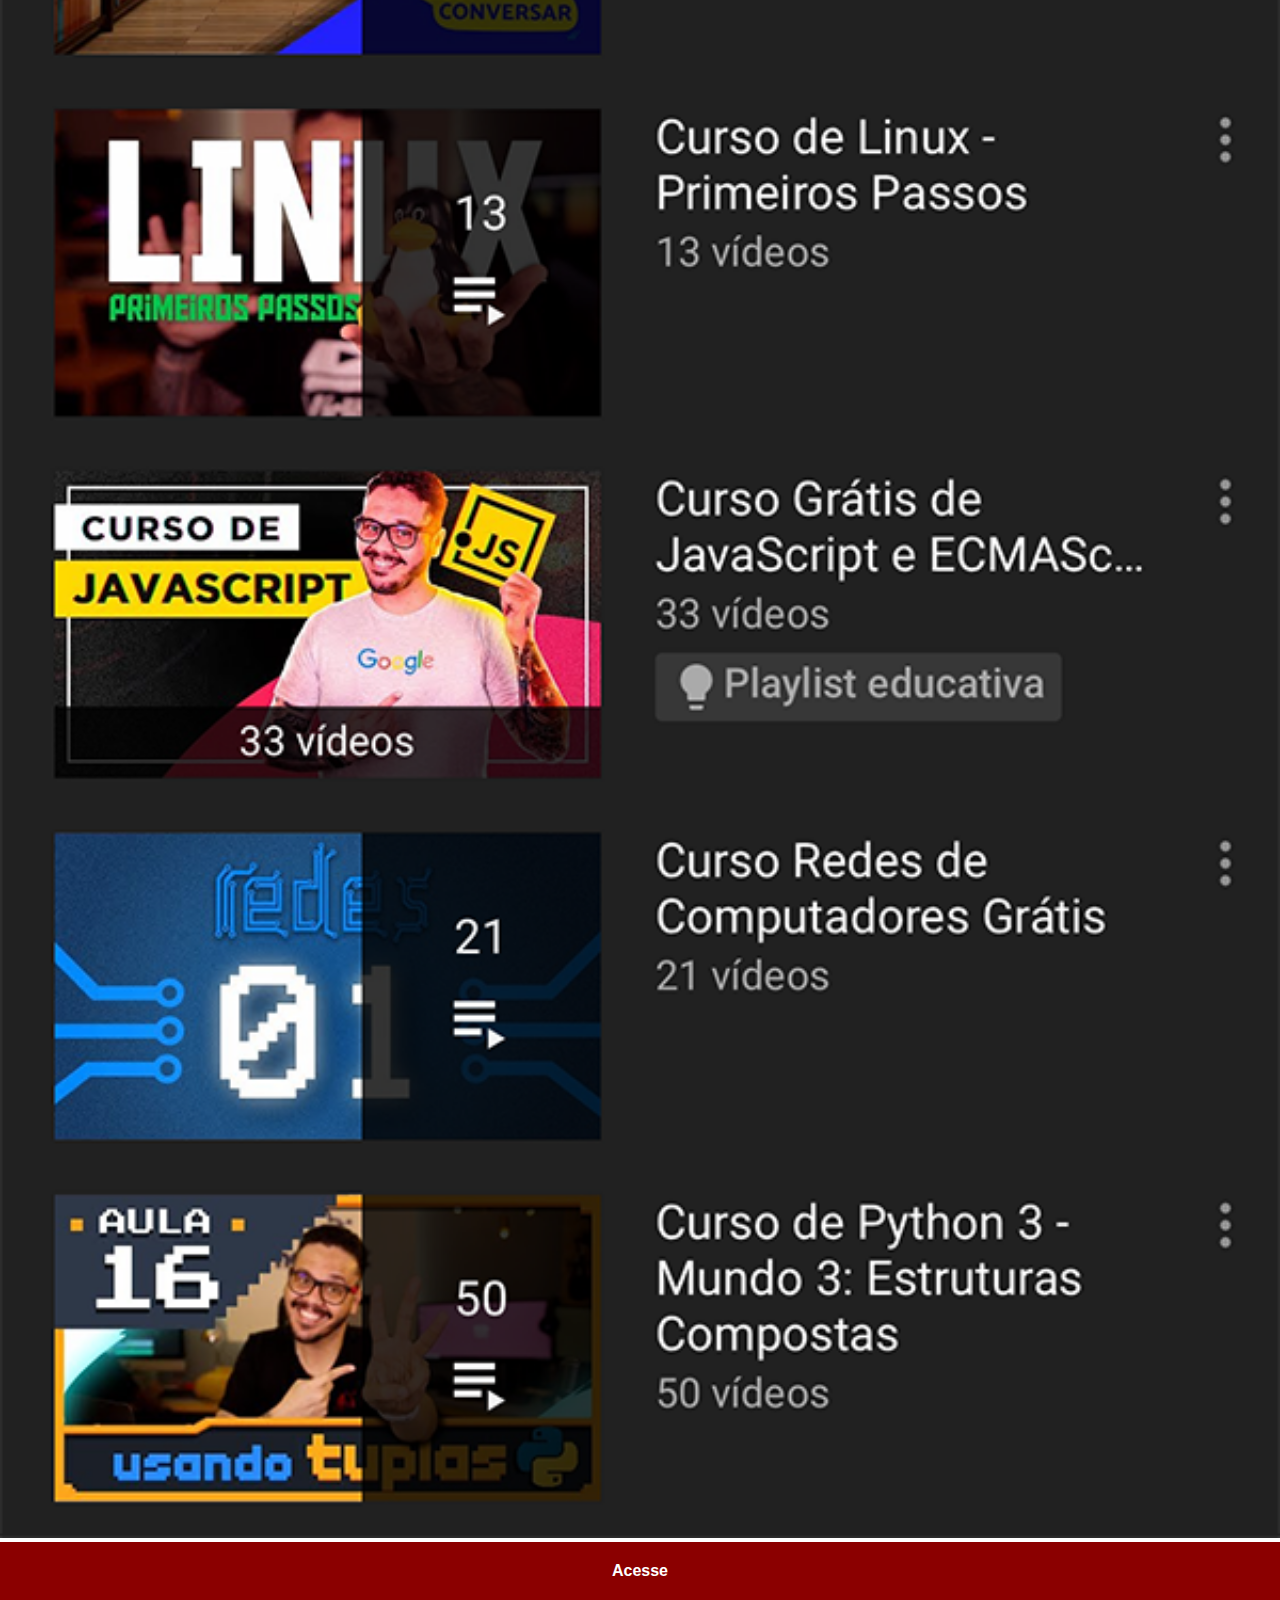
<file: youtube.html>
<!DOCTYPE html>
<html lang="pt-br">
<head>
    <meta charset="UTF-8">
    <meta http-equiv="X-UA-Compatible" content="IE=edge">
    <meta name="viewport" content="width=device-width, initial-scale=1.0">
    <link rel="stylesheet" href="estilos/social.css">
    <title>YouTube</title>
</head>
<body>
    <img src="imagens/tela-youtube.png" alt="YouTube">
    <a href="https://www.youtube.com/@CursoemVideo/playlists" target="_blank">Acesse</a>
</body>
</html>
</file>
<file: estilos/style.css>
@charset "UTF-8";

* {
    margin: 0px;
    padding: 0px;
    font-family: Arial, Helvetica, sans-serif;
}

html, body {
    height: 100vh;
    width: 100vw;
    background-color: black;
}

body {
    background: url(../imagens/fundo-madeira.jpg) no-repeat top center;
    background-size: cover;
    background-attachment: fixed;
}

main {
    height: 100vh;
    position: relative;
}

section#telefone {
    position: absolute;
    top: 50%;
    left: 50%;
    transform: translate(-50%, -50%);

    height: 627px;
    width: 311px;
    background:url('../imagens/frame-iphone.png') no-repeat;
}

iframe#tela {
    position: relative;
    top: 80px;
    left: 22px;
    width: 267px;
    height: 471px;
}

section#redes-sociais {
    text-align: right;
}

section#redes-sociais img {
    width: 50px;
    height: 50px;
    margin: 15px;
    border-radius: 50%;
    box-shadow: 2px 2px 5px rgba(0, 0, 0, 0.401);
    box-sizing: border-box;
}

section#redes-sociais img:hover {
    border: 2px solid rgba(255, 255, 255, 0.589);
    transform: translate(-3px, -3px);
    box-shadow: 5px 5px 10px rgba(0, 0, 0, 0.583);
    transition: transform 0.3s;
}
</file>
<file: estilos/social.css>
@charset "UTF-8";

* {
    margin: 0px;
    padding: 0px;
    font-family: Arial, Helvetica, sans-serif;
}

::-webkit-scrollbar {
    width: 0px;
    height: 0px;
}

img {
    width: 100vw;
}

a {
    display: block;
    background-color: darkred;
    padding: 20px;
    text-align: center;
    font-weight: bolder;
    text-decoration: none;
    color: white;
}

a:hover {
    background-color: red;
}
</file>
